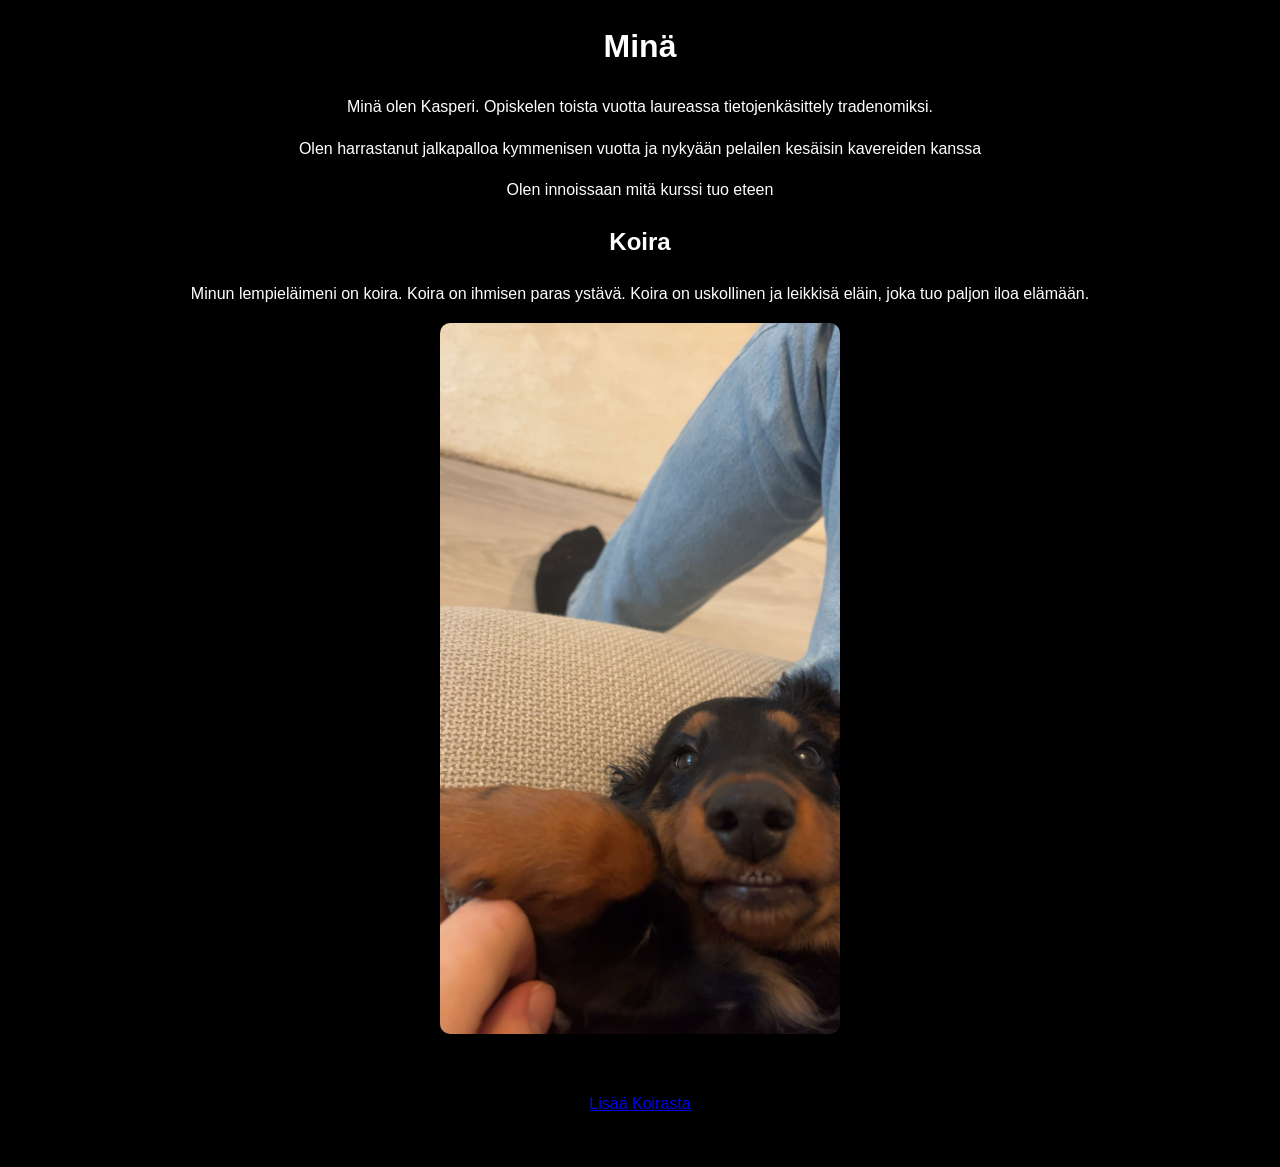
<file: WS01_html_basics/Index.html>
<!DOCTYPE html>
<html lang="fi">
    <head>
        <link rel="stylesheet" href="styles.css">
        <meta charset="UTF-8">
        <title>Lempieläimeni</title>
        </head>
    <body>
        <h1>Minä</h1>
        <p>Minä olen Kasperi. Opiskelen toista vuotta laureassa tietojenkäsittely tradenomiksi.</p>
        <p> Olen harrastanut jalkapalloa kymmenisen vuotta ja nykyään pelailen kesäisin kavereiden kanssa</p>
        <p> Olen innoissaan mitä kurssi tuo eteen</p>
        <h2>Koira</h2>

        <p>Minun lempieläimeni on koira. Koira on ihmisen paras ystävä. Koira on uskollinen ja leikkisä eläin, joka tuo paljon iloa elämään.</p>
        <img src="IMG_3384.jpg" alt="Oma Koira">
        <div class="linkki">
        <a href="https://fi.wikipedia.org/wiki/Koira">Lisää Koirasta

        </a>
        </div>


    </body>
</html>
</file>
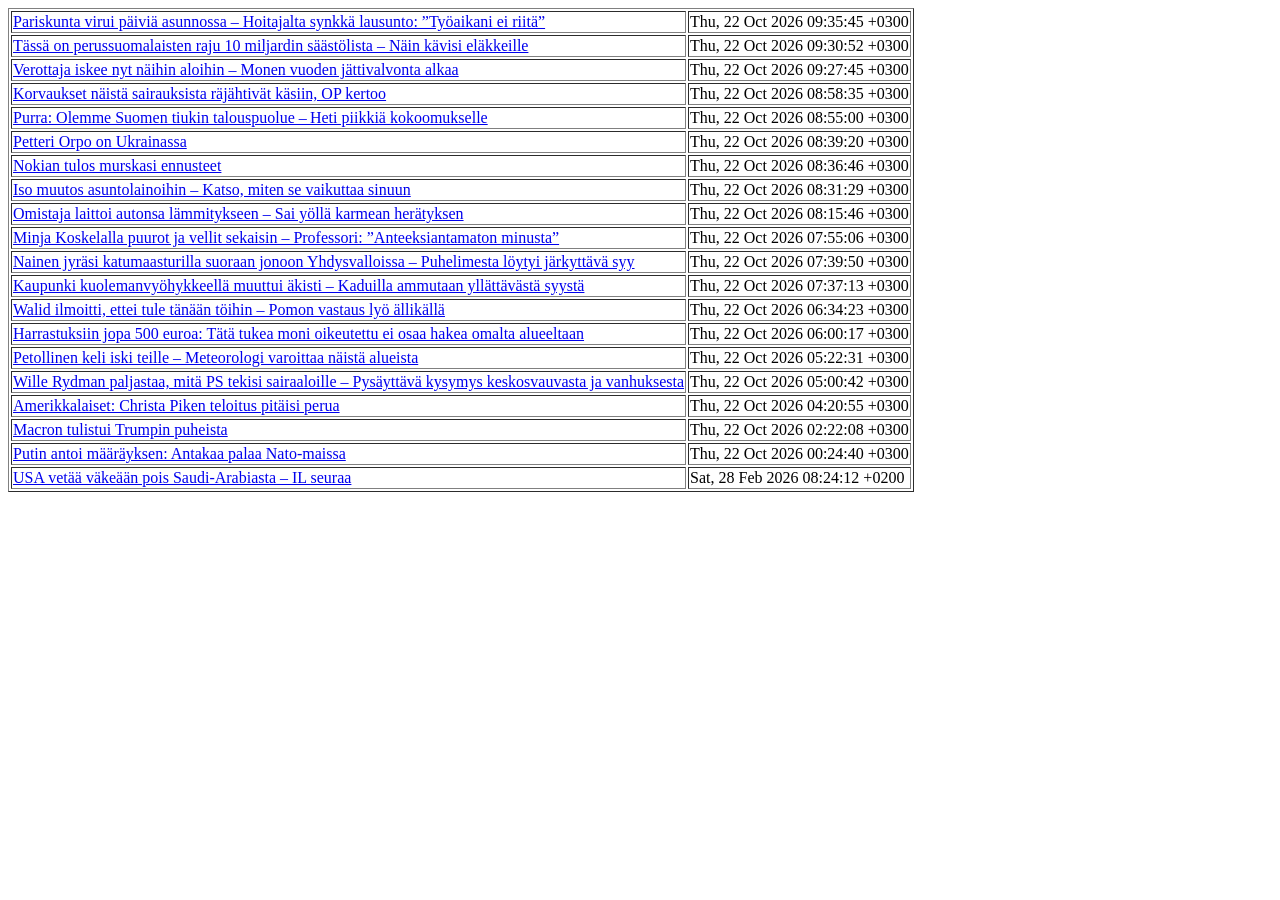
<file: WS07_AJAX/tuntiharjoitus/index.html>
<!DOCTYPE html>
<html lang="en">

<head>
    <meta charset="UTF-8">
    <title>Quotes</title>
</head>

<body>
    <h1>Quotes</h1>
    <div id="Quotes"></div>
    <div id="weatherdata">Haetaan säätietoja…</div>
    
    <div id="weatherdata">Haetaan säätietoja…</div>
    <script src="ajaxdemo-iltalehti.js"></script>

</body>



</html>
</file>
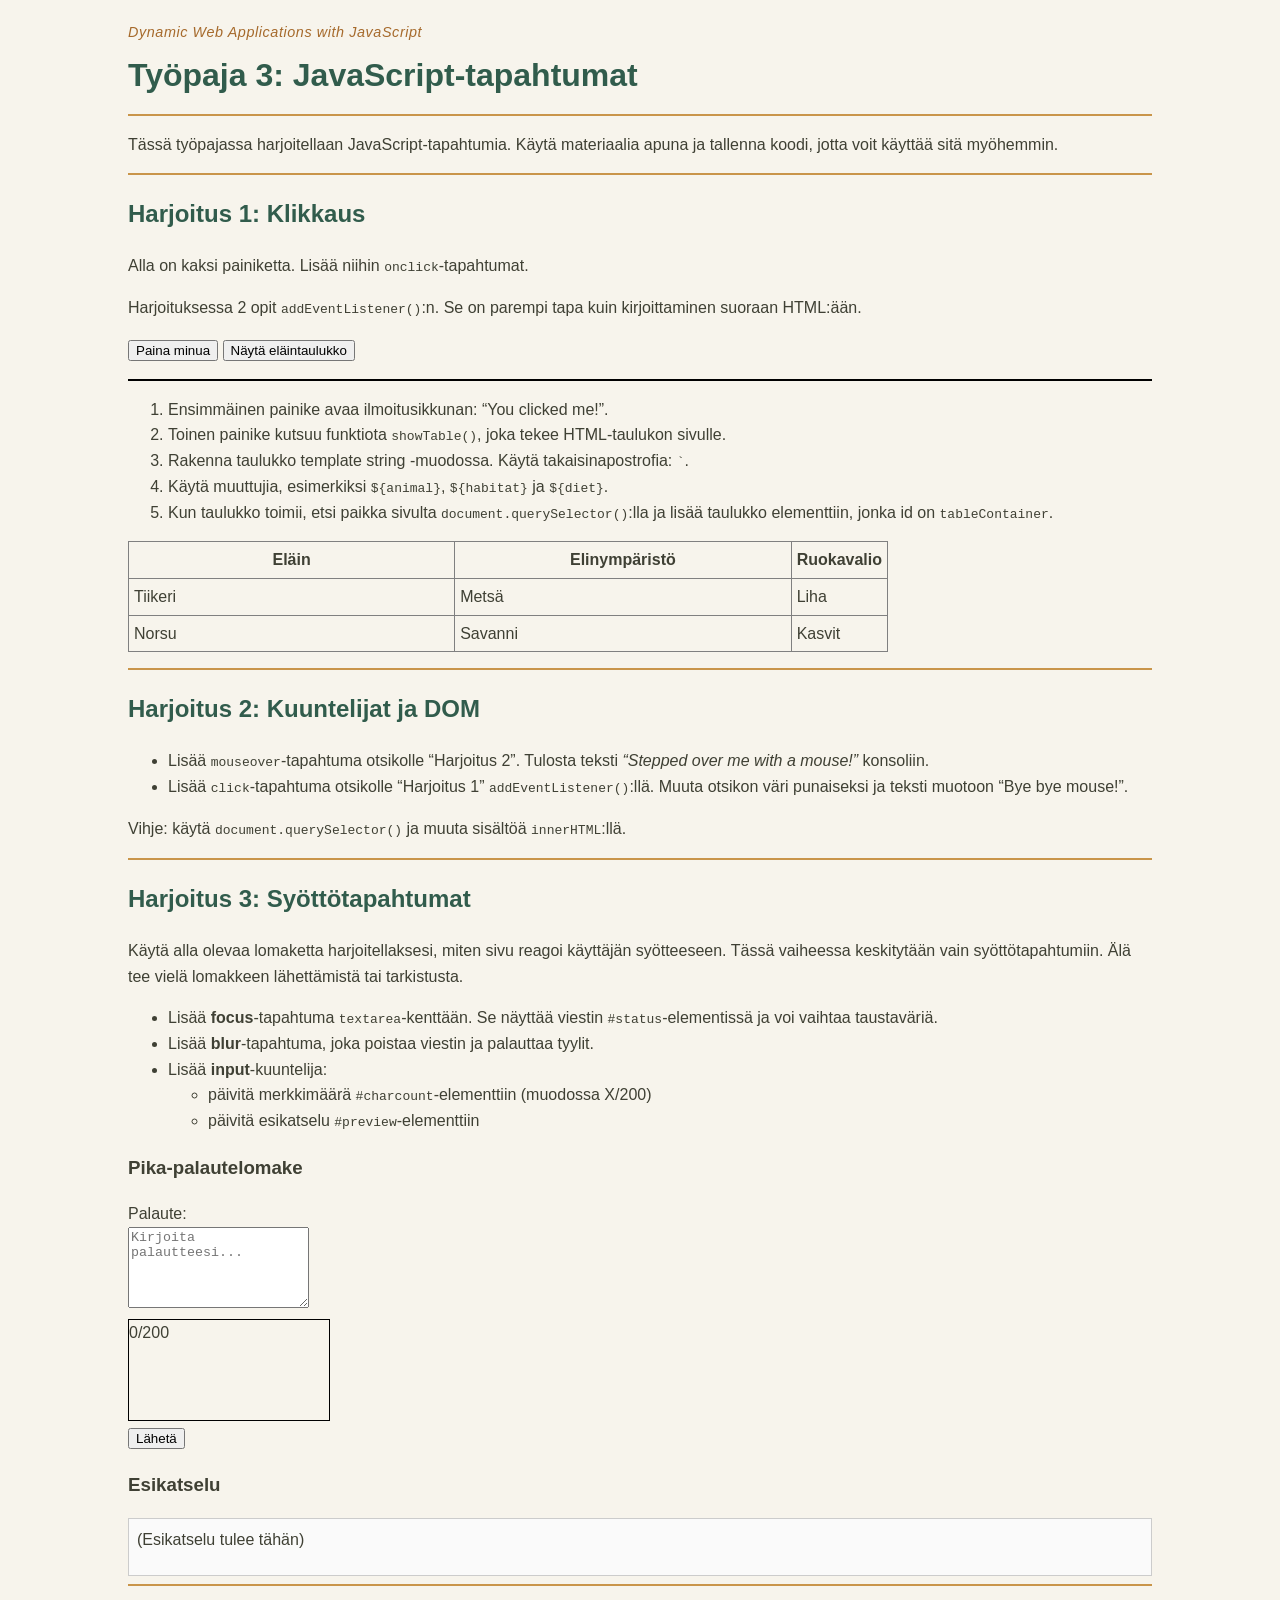
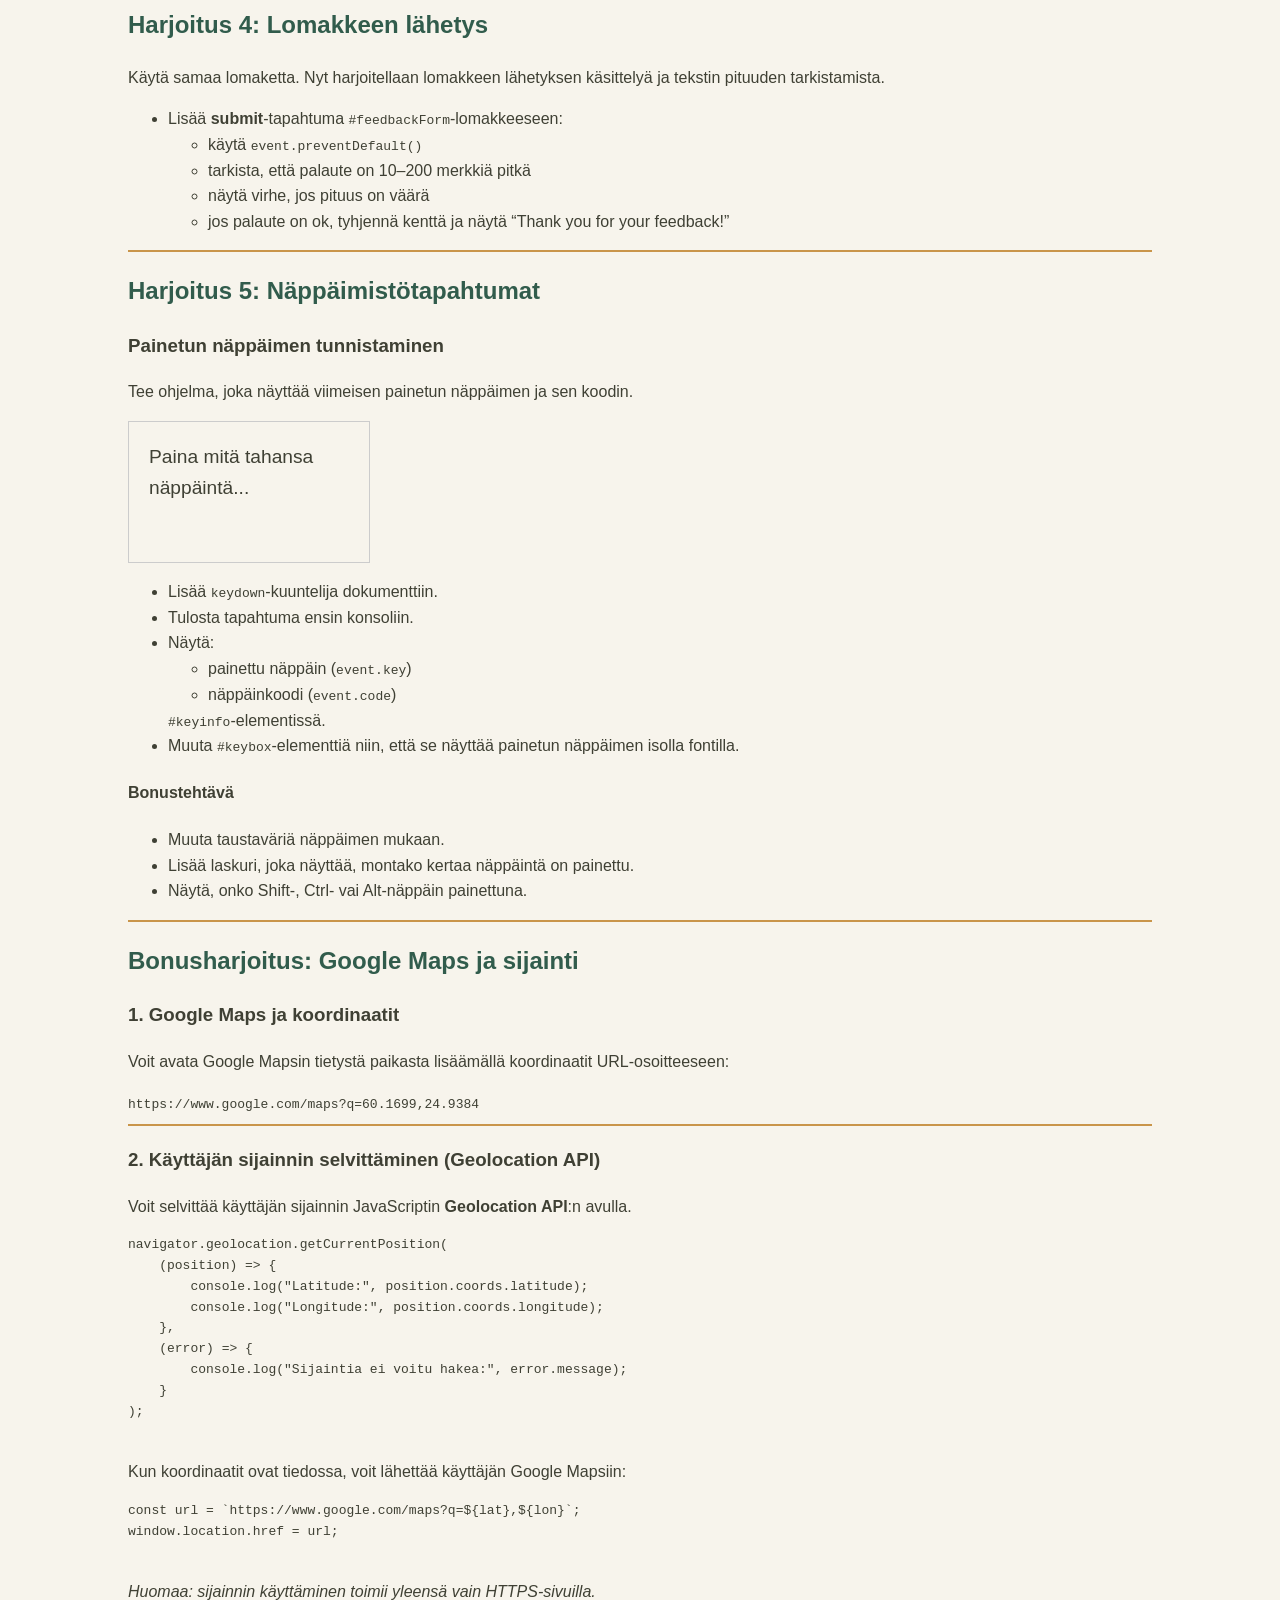
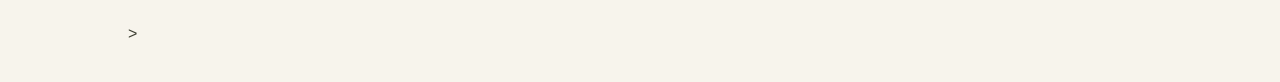
<file: WS03_javascript/Workshop03-Fin.html>
<!DOCTYPE html>
<html lang="fi">
<head>
    <meta charset="utf-8">
    <title>Työpaja 3</title>
    <link rel="stylesheet" href="css/styles.css">
    <script src="js/script.js" defer></script>
</head>

<body class="ws3">
    <h1>Työpaja 3: JavaScript-tapahtumat</h1>
    <hr>
    <p>
        Tässä työpajassa harjoitellaan JavaScript-tapahtumia.
        Käytä materiaalia apuna ja tallenna koodi, jotta voit käyttää sitä myöhemmin.
    </p>
    <hr>

    <!-- Harjoitus 1 -->
    <h2 id="harjoitus1">Harjoitus 1: Klikkaus</h2>
    <p>Alla on kaksi painiketta. Lisää niihin <code>onclick</code>-tapahtumat.</p>
    <p>Harjoituksessa 2 opit <code>addEventListener()</code>:n. Se on parempi tapa kuin kirjoittaminen suoraan HTML:ään.</p>

    <p>
        <button id="klikkasitMinua">Paina minua</button>
        <button id="naytaElaintaulukko">Näytä eläintaulukko</button>
    </p>

    <div id="tableContainer"></div>

    <ol>
        <li>Ensimmäinen painike avaa ilmoitusikkunan: “You clicked me!”.</li>
        <li>Toinen painike kutsuu funktiota <code>showTable()</code>, joka tekee HTML-taulukon sivulle.</li>
        <li>Rakenna taulukko template string -muodossa. Käytä takaisinapostrofia: <code>`</code>.</li>
        <li>Käytä muuttujia, esimerkiksi <code>${animal}</code>, <code>${habitat}</code> ja <code>${diet}</code>.</li>
        <li>Kun taulukko toimii, etsi paikka sivulta <code>document.querySelector()</code>:lla ja lisää taulukko elementtiin, jonka id on <code>tableContainer</code>.</li>
    </ol>

    <table id="example" class="display">
        <thead>
            <tr>
                <th>Eläin</th>
                <th>Elinympäristö</th>
                <th>Ruokavalio</th>
            </tr>
        </thead>
        <tbody>
            <tr>
                <td>Tiikeri</td>
                <td>Metsä</td>
                <td>Liha</td>
            </tr>
            <tr>
                <td>Norsu</td>
                <td>Savanni</td>
                <td>Kasvit</td>
            </tr>
        </tbody>
    </table>


    <hr>

    <!-- Harjoitus 2 -->
    <h2 id="harjoitus2">Harjoitus 2: Kuuntelijat ja DOM</h2>
    <ul>
        <li>Lisää <code>mouseover</code>-tapahtuma otsikolle “Harjoitus 2”. Tulosta teksti <em>“Stepped over me with a mouse!”</em> konsoliin.</li>
        <li>Lisää <code>click</code>-tapahtuma otsikolle “Harjoitus 1” <code>addEventListener()</code>:llä. Muuta otsikon väri punaiseksi ja teksti muotoon “Bye bye mouse!”.</li>
    </ul>
    <p>Vihje: käytä <code>document.querySelector()</code> ja muuta sisältöä <code>innerHTML</code>:llä.</p>

    <hr>

    <!-- Harjoitus 3 -->
    <h2>Harjoitus 3: Syöttötapahtumat</h2>
    <p>
        Käytä alla olevaa lomaketta harjoitellaksesi, miten sivu reagoi käyttäjän syötteeseen.
        Tässä vaiheessa keskitytään vain syöttötapahtumiin. Älä tee vielä lomakkeen lähettämistä tai tarkistusta.
    </p>

    <ul>
        <li>Lisää <strong>focus</strong>-tapahtuma <code>textarea</code>-kenttään. Se näyttää viestin <code>#status</code>-elementissä ja voi vaihtaa taustaväriä.</li>
        <li>Lisää <strong>blur</strong>-tapahtuma, joka poistaa viestin ja palauttaa tyylit.</li>
        <li>Lisää <strong>input</strong>-kuuntelija:
            <ul>
                <li>päivitä merkkimäärä <code>#charcount</code>-elementtiin (muodossa X/200)</li>
                <li>päivitä esikatselu <code>#preview</code>-elementtiin</li>
            </ul>
        </li>
    </ul>

    <h3>Pika-palautelomake</h3>

    <form id="feedbackForm" novalidate>
        <label for="feedback">Palaute:</label><br>
        <textarea id="feedback" placeholder="Kirjoita palautteesi..." rows="5"></textarea><br>

        <div style="margin: 4px 0;">
            <span id="charcount">0/200</span>
            <span id="status" aria-live="polite" style="margin-left: 8px; color: #666;"></span>
        </div>

        <button id="sendBtn" type="submit">Lähetä</button>
    </form>

    <h3>Esikatselu</h3>
    <div id="preview" style="border: 1px solid #ccc; padding: 8px; min-height: 40px; background: #fafafa;">
        (Esikatselu tulee tähän)
    </div>

    <hr>

    <!-- Harjoitus 4 -->
    <h2>Harjoitus 4: Lomakkeen lähetys</h2>
    <p>
        Käytä samaa lomaketta. Nyt harjoitellaan lomakkeen lähetyksen käsittelyä ja tekstin pituuden tarkistamista.
    </p>

    <ul>
        <li>Lisää <strong>submit</strong>-tapahtuma <code>#feedbackForm</code>-lomakkeeseen:
            <ul>
                <li>käytä <code>event.preventDefault()</code></li>
                <li>tarkista, että palaute on 10–200 merkkiä pitkä</li>
                <li>näytä virhe, jos pituus on väärä</li>
                <li>jos palaute on ok, tyhjennä kenttä ja näytä “Thank you for your feedback!”</li>
            </ul>
        </li>
    </ul>

    <hr>

    <!-- Harjoitus 5 -->
    <h2>Harjoitus 5: Näppäimistötapahtumat</h2>

    <h3>Painetun näppäimen tunnistaminen</h3>

    <p>
        Tee ohjelma, joka näyttää viimeisen painetun näppäimen ja sen koodin.
    </p>

    <div id="keybox" style="padding: 20px; border: 1px solid #ccc; font-size: 1.2em;">
        Paina mitä tahansa näppäintä...
    </div>

    <p id="keyinfo"></p>

    <ul>
        <li>Lisää <code>keydown</code>-kuuntelija dokumenttiin.</li>
        <li>Tulosta tapahtuma ensin konsoliin.</li>
        <li>Näytä:
            <ul>
                <li>painettu näppäin (<code>event.key</code>)</li>
                <li>näppäinkoodi (<code>event.code</code>)</li>
            </ul>
            <code>#keyinfo</code>-elementissä.
        </li>
        <li>
            Muuta <code>#keybox</code>-elementtiä niin, että se näyttää painetun näppäimen isolla fontilla.
        </li>
    </ul>

    <h4>Bonustehtävä</h4>
    <ul>
        <li>Muuta taustaväriä näppäimen mukaan.</li>
        <li>Lisää laskuri, joka näyttää, montako kertaa näppäintä on painettu.</li>
        <li>Näytä, onko Shift-, Ctrl- vai Alt-näppäin painettuna.</li>
    </ul>

    <hr>

    <!-- Bonusharjoitus -->
    <h2>Bonusharjoitus: Google Maps ja sijainti</h2>

    <h3>1. Google Maps ja koordinaatit</h3>
    <p>
        Voit avata Google Mapsin tietystä paikasta lisäämällä koordinaatit URL-osoitteeseen:
    </p>
    <code>https://www.google.com/maps?q=60.1699,24.9384</code>

    <hr>

    <h3>2. Käyttäjän sijainnin selvittäminen (Geolocation API)</h3>
    <p>
        Voit selvittää käyttäjän sijainnin JavaScriptin <strong>Geolocation API</strong>:n avulla.
    </p>

    <pre>
navigator.geolocation.getCurrentPosition(
    (position) => {
        console.log("Latitude:", position.coords.latitude);
        console.log("Longitude:", position.coords.longitude);
    },
    (error) => {
        console.log("Sijaintia ei voitu hakea:", error.message);
    }
);
    </pre>

    <p>Kun koordinaatit ovat tiedossa, voit lähettää käyttäjän Google Mapsiin:</p>

    <pre>
const url = `https://www.google.com/maps?q=${lat},${lon}`;
window.location.href = url;
    </pre>

    <p><em>Huomaa: sijainnin käyttäminen toimii yleensä vain HTTPS-sivuilla.</em></p>

</body>
</html>
>
</file>
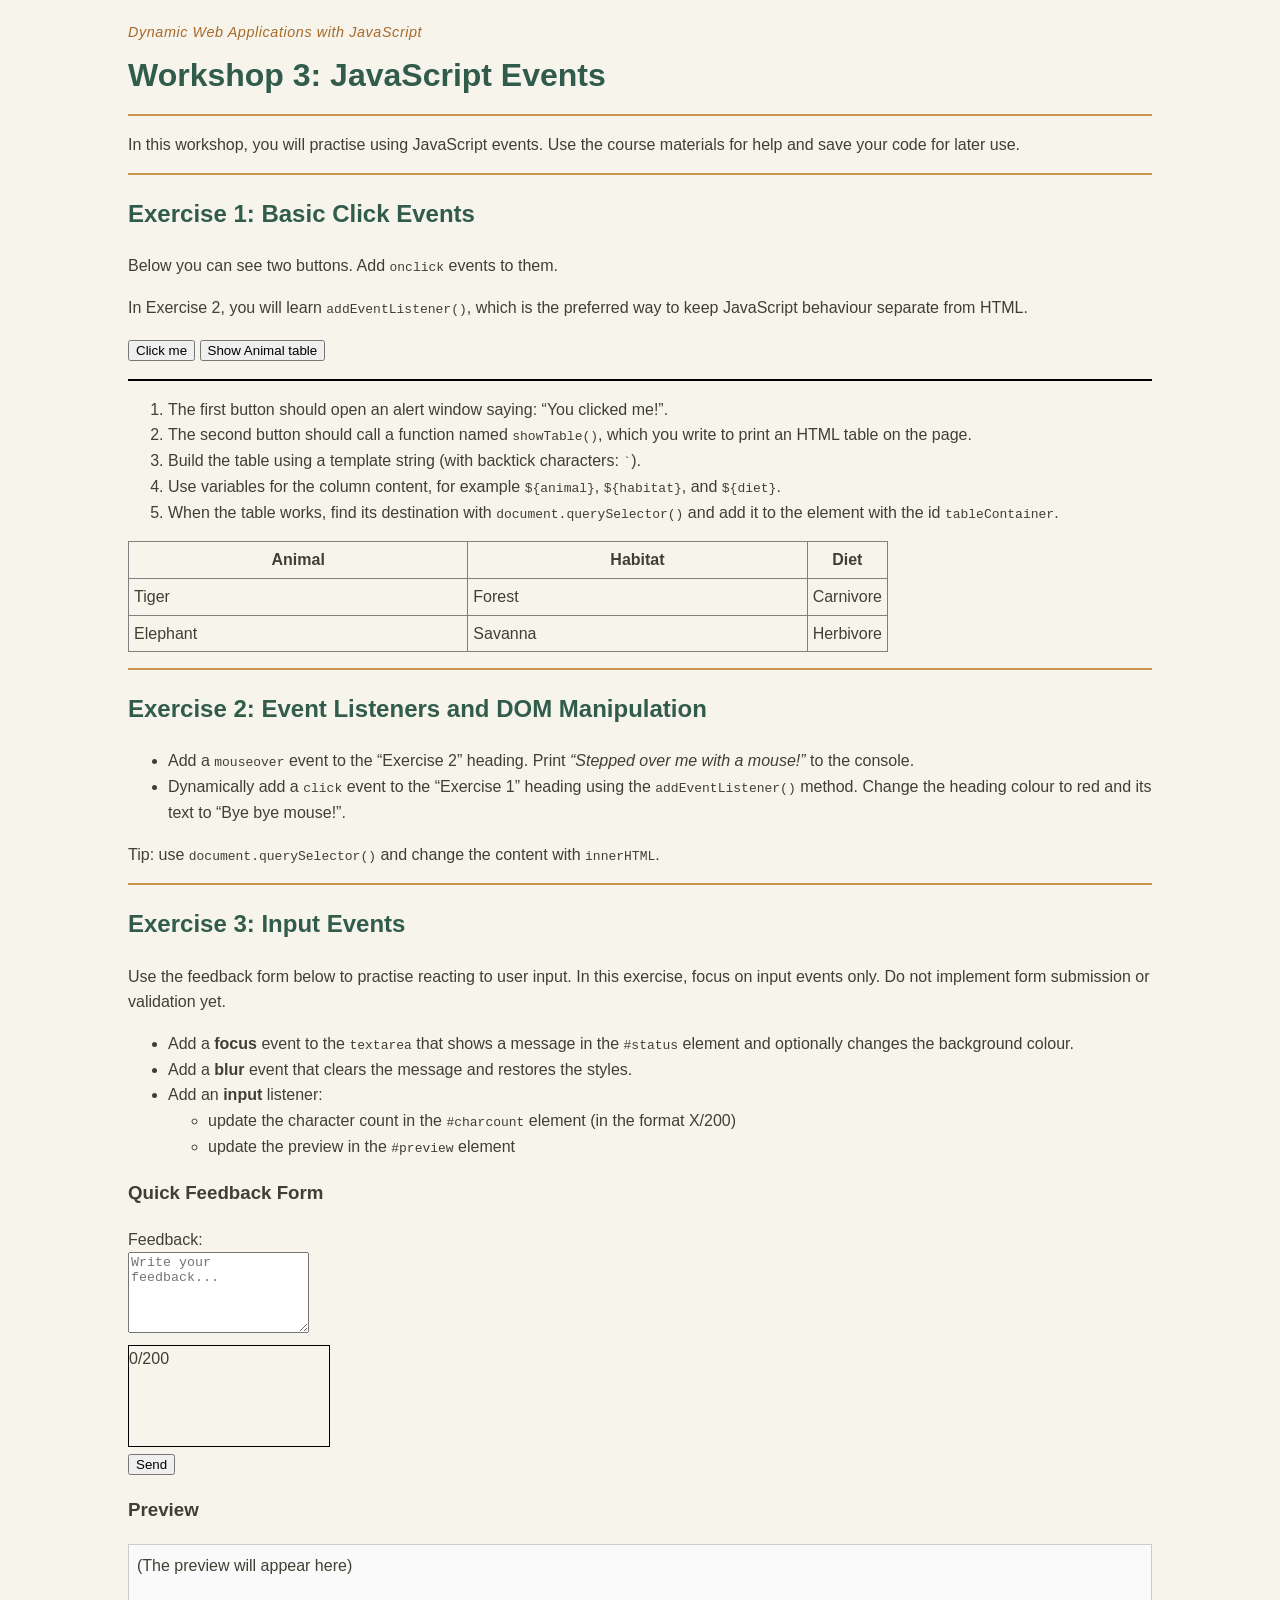
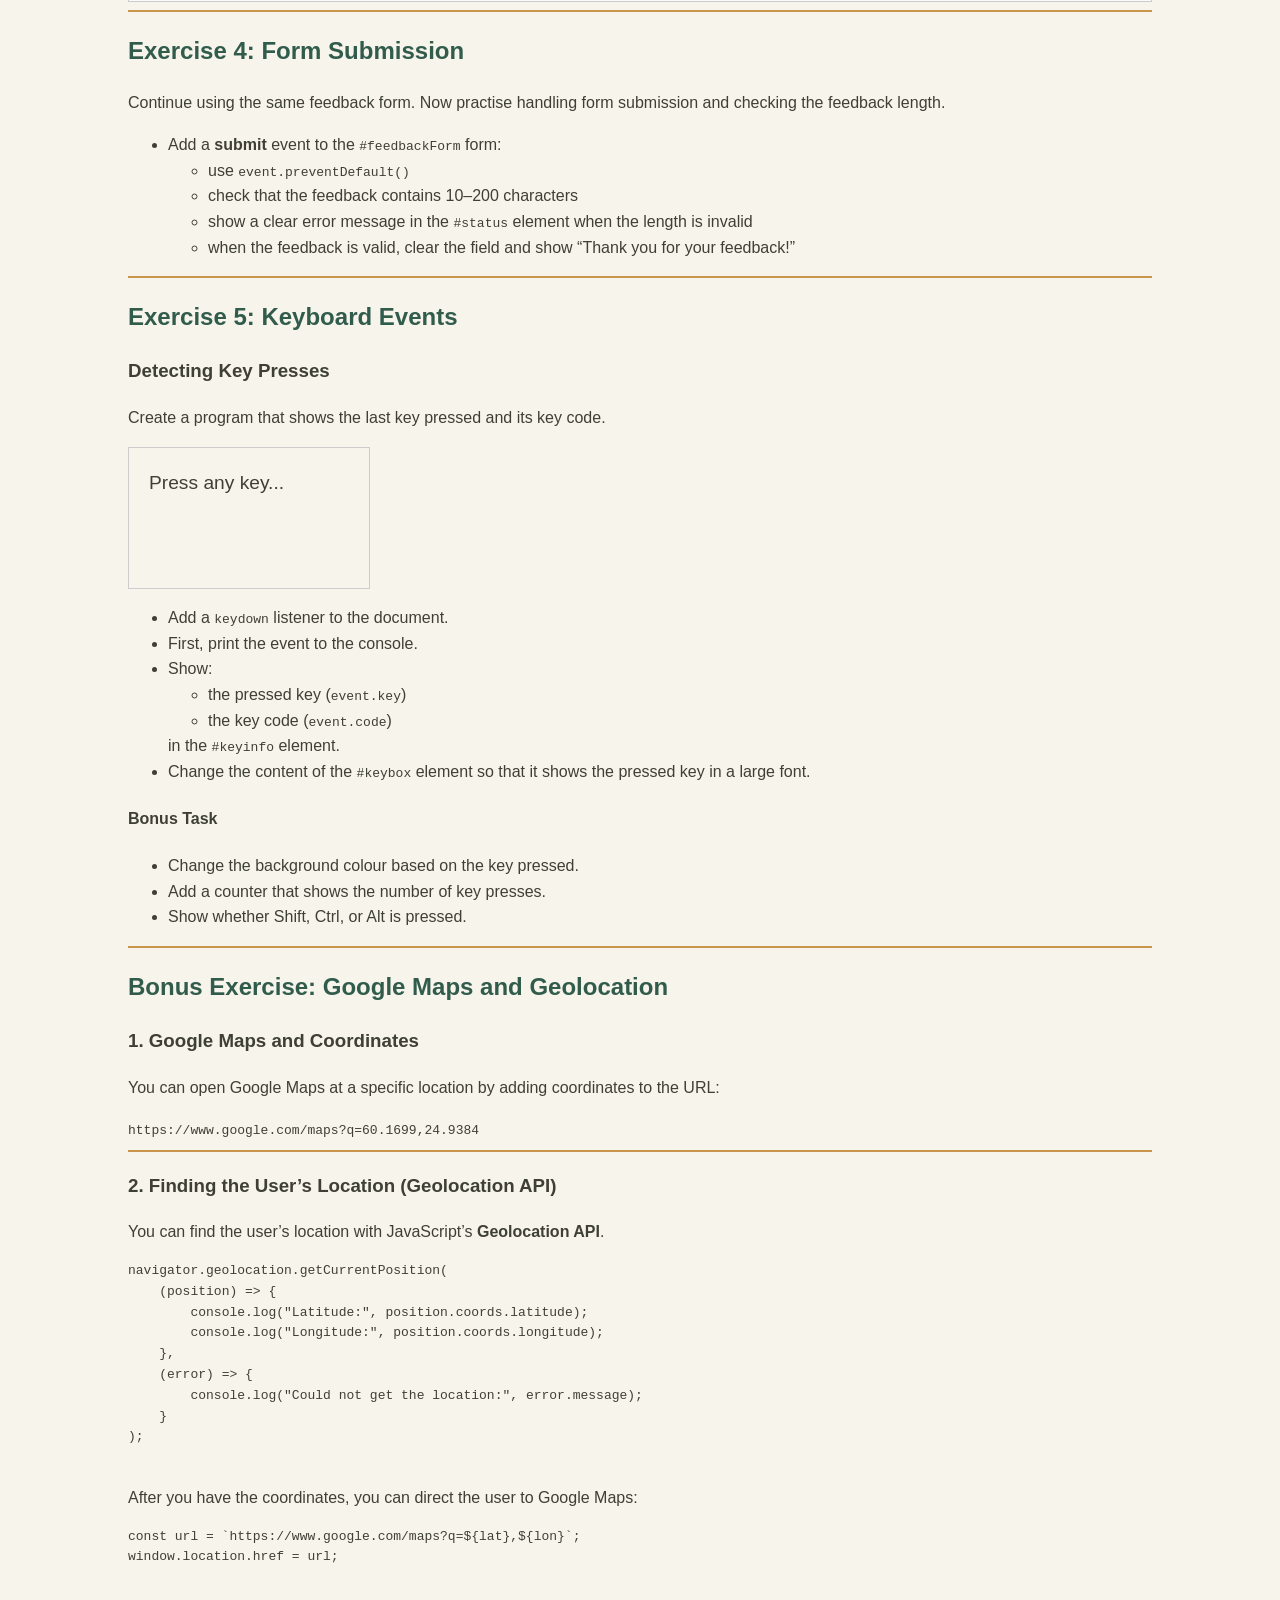
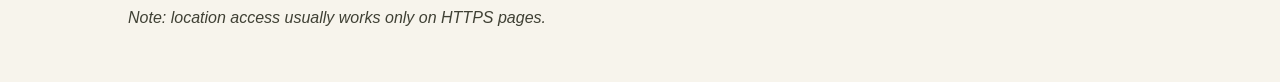
<file: WS03_javascript/Workshop03.html>
<!DOCTYPE html>
<html lang="en">
<head>
    <meta charset="utf-8">
    <title>Workshop 3</title>
    <link rel="stylesheet" href="css/styles.css">
    <script src="js/script.js" defer></script>
</head>

<body class="ws3">
    <h1>Workshop 3: JavaScript Events</h1>
    <hr>
    <p>
        In this workshop, you will practise using JavaScript events.
        Use the course materials for help and save your code for later use.
    </p>
    <hr>

    <!-- Exercise 1 -->
    <h2>Exercise 1: Basic Click Events</h2>
    <p>Below you can see two buttons. Add <code>onclick</code> events to them.</p>
    <p>In Exercise 2, you will learn <code>addEventListener()</code>, which is the preferred way to keep JavaScript behaviour separate from HTML.</p>

    <p>
        <button>Click me</button>
        <button>Show Animal table</button>
    </p>

    <div id="tableContainer"></div>

    <ol>
        <li>The first button should open an alert window saying: “You clicked me!”.</li>
        <li>The second button should call a function named <code>showTable()</code>, which you write to print an HTML table on the page.</li>
        <li>Build the table using a template string (with backtick characters: <code>`</code>).</li>
        <li>Use variables for the column content, for example <code>${animal}</code>, <code>${habitat}</code>, and <code>${diet}</code>.</li>
        <li>When the table works, find its destination with <code>document.querySelector()</code> and add it to the element with the id <code>tableContainer</code>.</li>
    </ol>

    <table id="example" class="display">
        <thead>
            <tr>
                <th>Animal</th>
                <th>Habitat</th>
                <th>Diet</th>
            </tr>
        </thead>
        <tbody>
            <tr>
                <td>Tiger</td>
                <td>Forest</td>
                <td>Carnivore</td>
            </tr>
            <tr>
                <td>Elephant</td>
                <td>Savanna</td>
                <td>Herbivore</td>
            </tr>
        </tbody>
    </table>

    <hr>

    <!-- Exercise 2 -->
    <h2>Exercise 2: Event Listeners and DOM Manipulation</h2>
    <ul>
        <li>Add a <code>mouseover</code> event to the “Exercise 2” heading. Print <em>“Stepped over me with a mouse!”</em> to the console.</li>
        <li>Dynamically add a <code>click</code> event to the “Exercise 1” heading using the <code>addEventListener()</code> method. Change the heading colour to red and its text to “Bye bye mouse!”.</li>
    </ul>
    <p>Tip: use <code>document.querySelector()</code> and change the content with <code>innerHTML</code>.</p>

    <hr>

    <!-- Exercise 3 -->
    <h2>Exercise 3: Input Events</h2>
    <p>
        Use the feedback form below to practise reacting to user input.
        In this exercise, focus on input events only. Do not implement form submission or validation yet.
    </p>

    <ul>
        <li>Add a <strong>focus</strong> event to the <code>textarea</code> that shows a message in the <code>#status</code> element and optionally changes the background colour.</li>
        <li>Add a <strong>blur</strong> event that clears the message and restores the styles.</li>
        <li>Add an <strong>input</strong> listener:
            <ul>
                <li>update the character count in the <code>#charcount</code> element (in the format X/200)</li>
                <li>update the preview in the <code>#preview</code> element</li>
            </ul>
        </li>
    </ul>

    <h3>Quick Feedback Form</h3>

    <form id="feedbackForm" novalidate>
        <label for="feedback">Feedback:</label><br>
        <textarea id="feedback" placeholder="Write your feedback..." rows="5"></textarea><br>

        <div style="margin: 4px 0;">
            <span id="charcount">0/200</span>
            <span id="status" aria-live="polite" style="margin-left: 8px; color: #666;"></span>
        </div>

        <button id="sendBtn" type="submit">Send</button>
    </form>

    <h3>Preview</h3>
    <div id="preview" style="border: 1px solid #ccc; padding: 8px; min-height: 40px; background: #fafafa;">
        (The preview will appear here)
    </div>

    <hr>

    <!-- Exercise 4 -->
    <h2>Exercise 4: Form Submission</h2>
    <p>
        Continue using the same feedback form. Now practise handling form submission and checking the feedback length.
    </p>

    <ul>
        <li>Add a <strong>submit</strong> event to the <code>#feedbackForm</code> form:
            <ul>
                <li>use <code>event.preventDefault()</code></li>
                <li>check that the feedback contains 10–200 characters</li>
                <li>show a clear error message in the <code>#status</code> element when the length is invalid</li>
                <li>when the feedback is valid, clear the field and show “Thank you for your feedback!”</li>
            </ul>
        </li>
    </ul>

    <hr>

    <!-- Exercise 5 -->
    <h2>Exercise 5: Keyboard Events</h2>

    <h3>Detecting Key Presses</h3>

    <p>
        Create a program that shows the last key pressed and its key code.
    </p>

    <div id="keybox" style="padding: 20px; border: 1px solid #ccc; font-size: 1.2em;">
        Press any key...
    </div>

    <p id="keyinfo"></p>

    <ul>
        <li>Add a <code>keydown</code> listener to the document.</li>
        <li>First, print the event to the console.</li>
        <li>Show:
            <ul>
                <li>the pressed key (<code>event.key</code>)</li>
                <li>the key code (<code>event.code</code>)</li>
            </ul>
            in the <code>#keyinfo</code> element.
        </li>
        <li>
            Change the content of the <code>#keybox</code> element so that it shows the pressed key in a large font.
        </li>
    </ul>

    <h4>Bonus Task</h4>
    <ul>
        <li>Change the background colour based on the key pressed.</li>
        <li>Add a counter that shows the number of key presses.</li>
        <li>Show whether Shift, Ctrl, or Alt is pressed.</li>
    </ul>

    <hr>

    <!-- Bonus Exercise -->
    <h2>Bonus Exercise: Google Maps and Geolocation</h2>

    <h3>1. Google Maps and Coordinates</h3>
    <p>
        You can open Google Maps at a specific location by adding coordinates to the URL:
    </p>
    <code>https://www.google.com/maps?q=60.1699,24.9384</code>

    <hr>

    <h3>2. Finding the User’s Location (Geolocation API)</h3>
    <p>
        You can find the user’s location with JavaScript’s <strong>Geolocation API</strong>.
    </p>

    <pre>
navigator.geolocation.getCurrentPosition(
    (position) => {
        console.log("Latitude:", position.coords.latitude);
        console.log("Longitude:", position.coords.longitude);
    },
    (error) => {
        console.log("Could not get the location:", error.message);
    }
);
    </pre>

    <p>After you have the coordinates, you can direct the user to Google Maps:</p>

    <pre>
const url = `https://www.google.com/maps?q=${lat},${lon}`;
window.location.href = url;
    </pre>

    <p><em>Note: location access usually works only on HTTPS pages.</em></p>

</body>
</html>
</file>
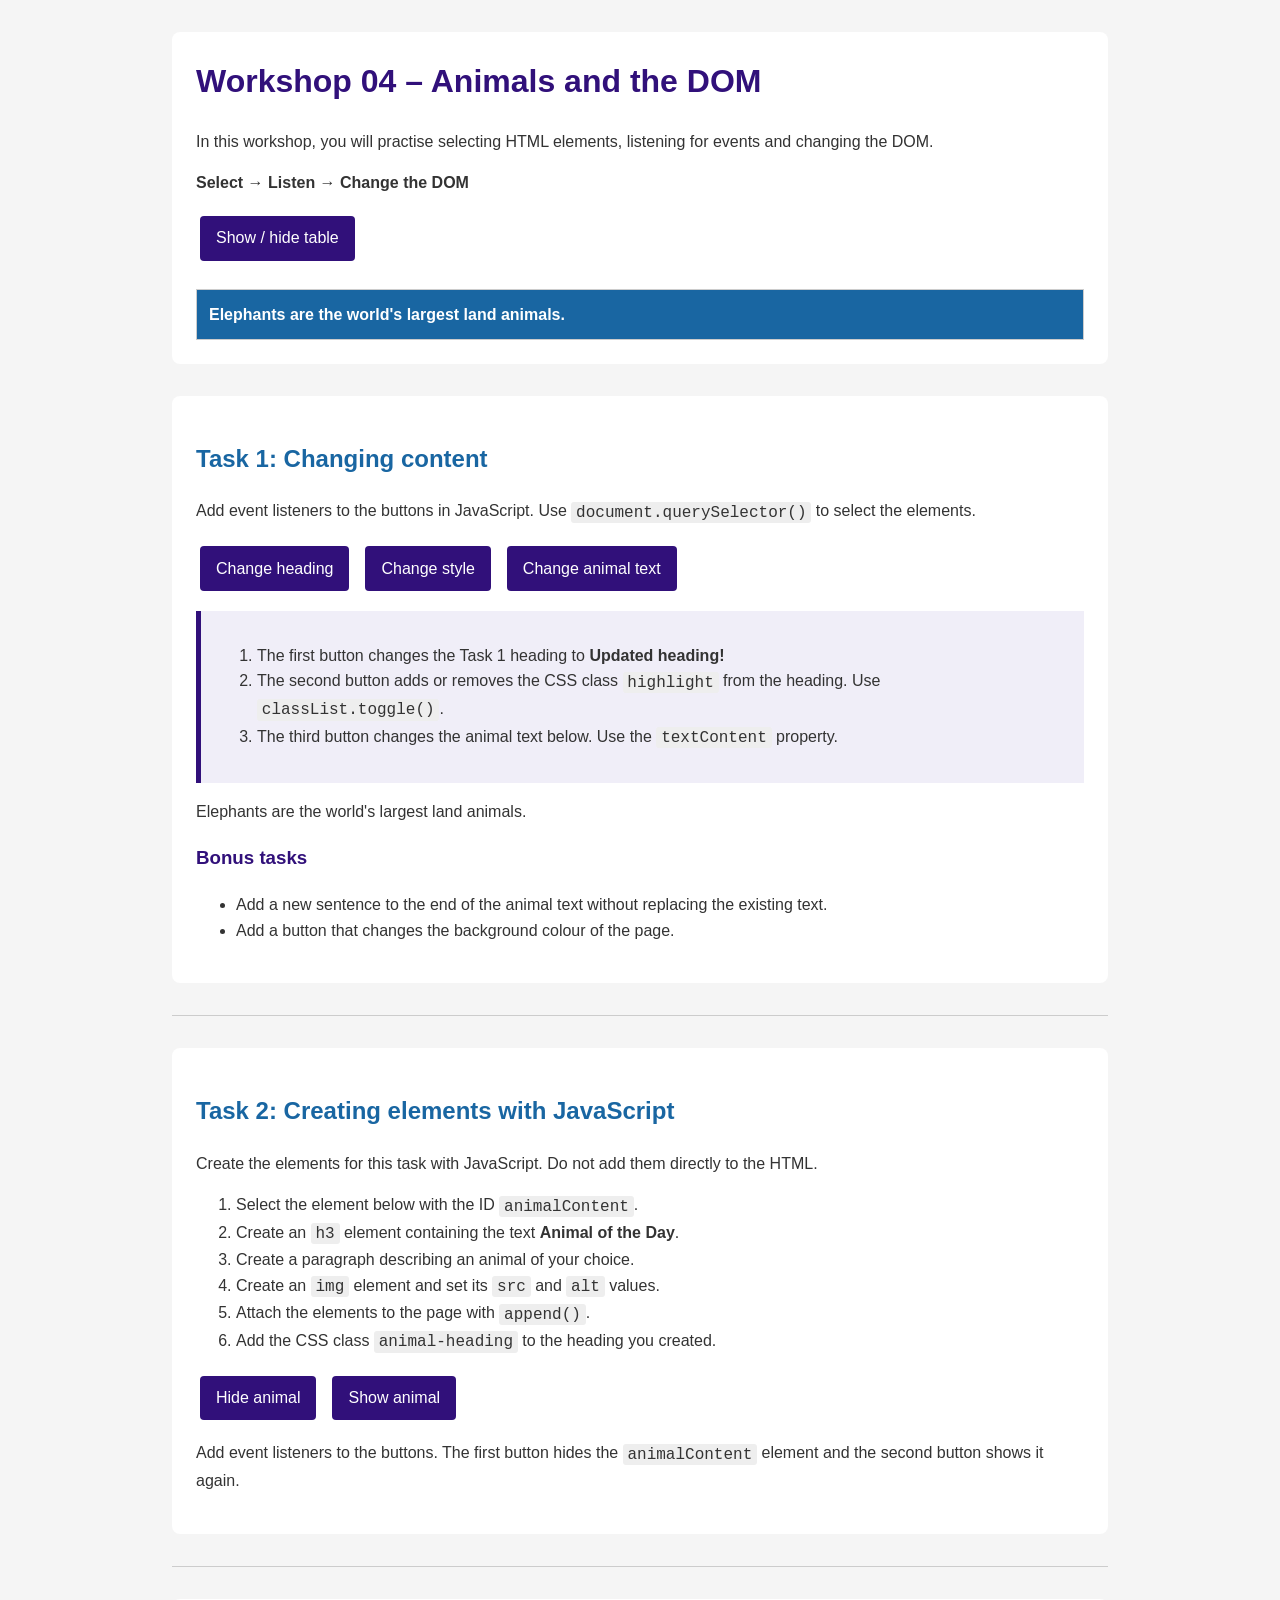
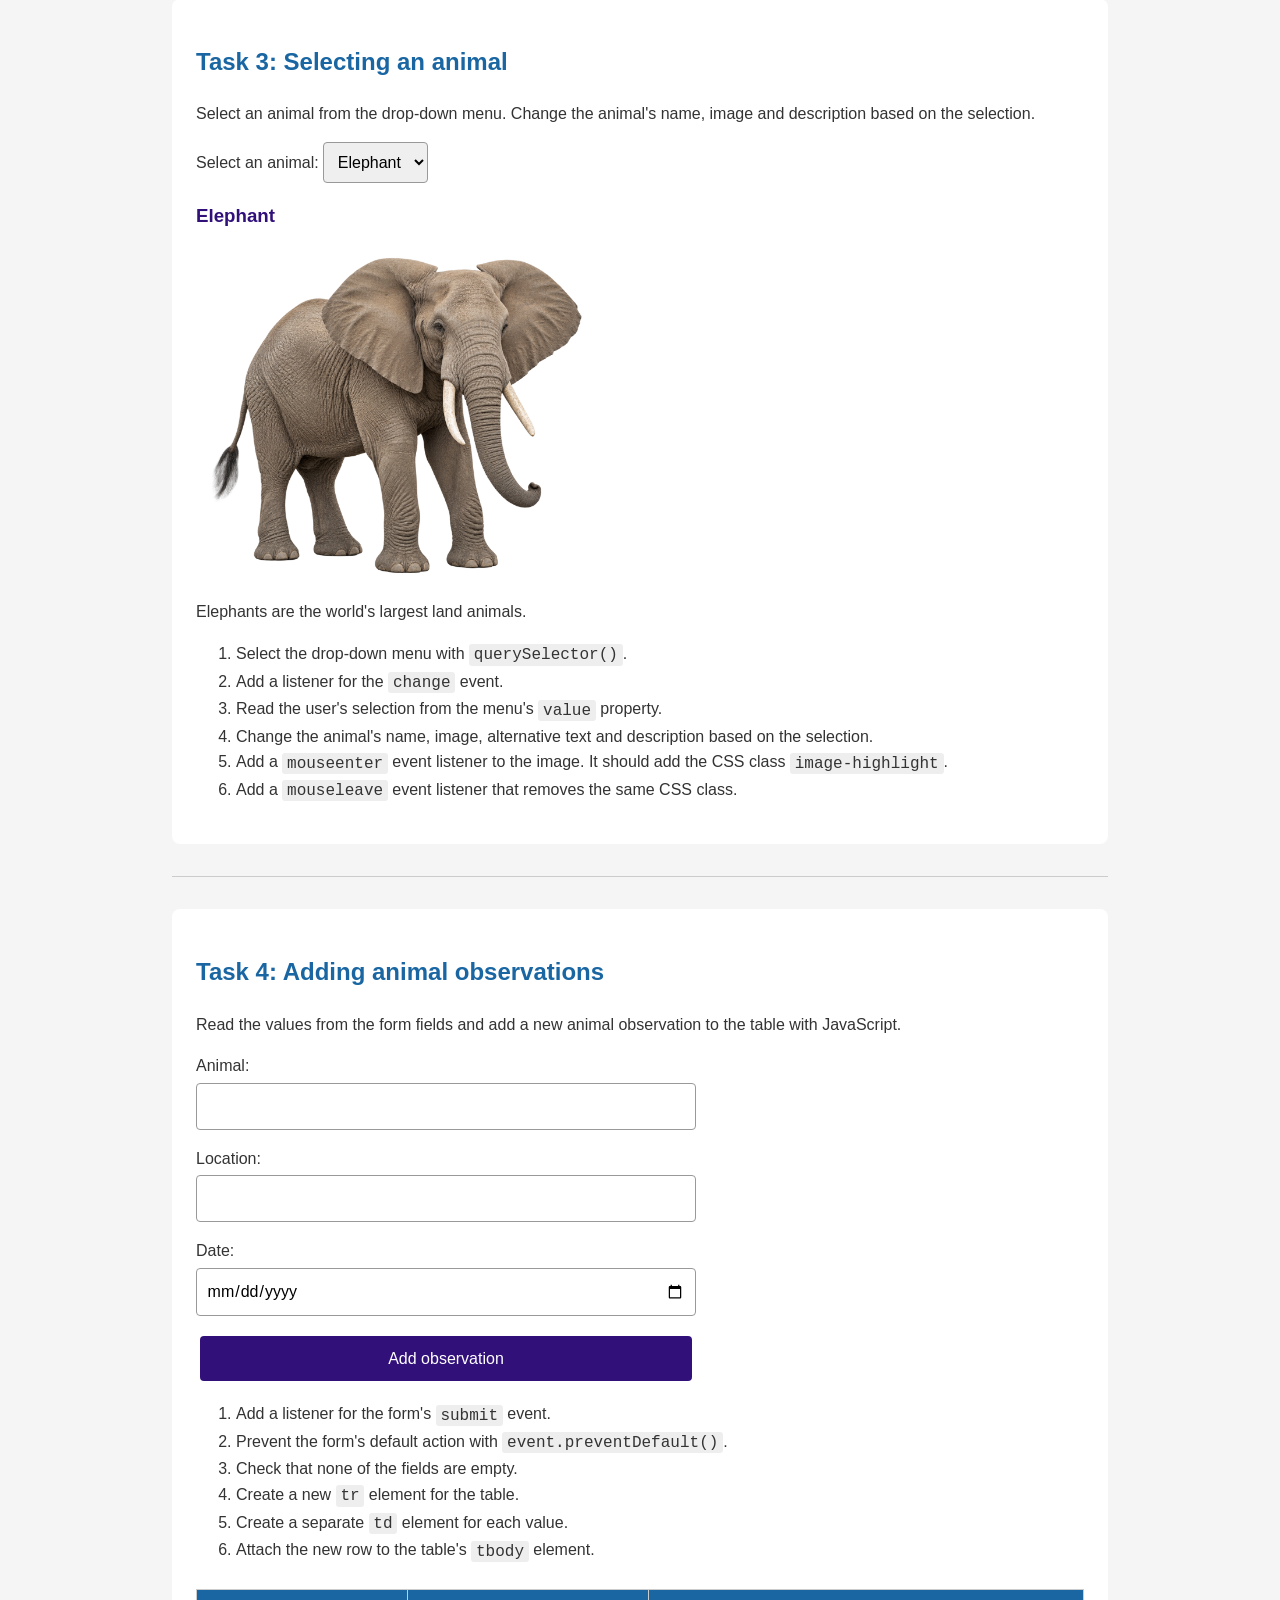
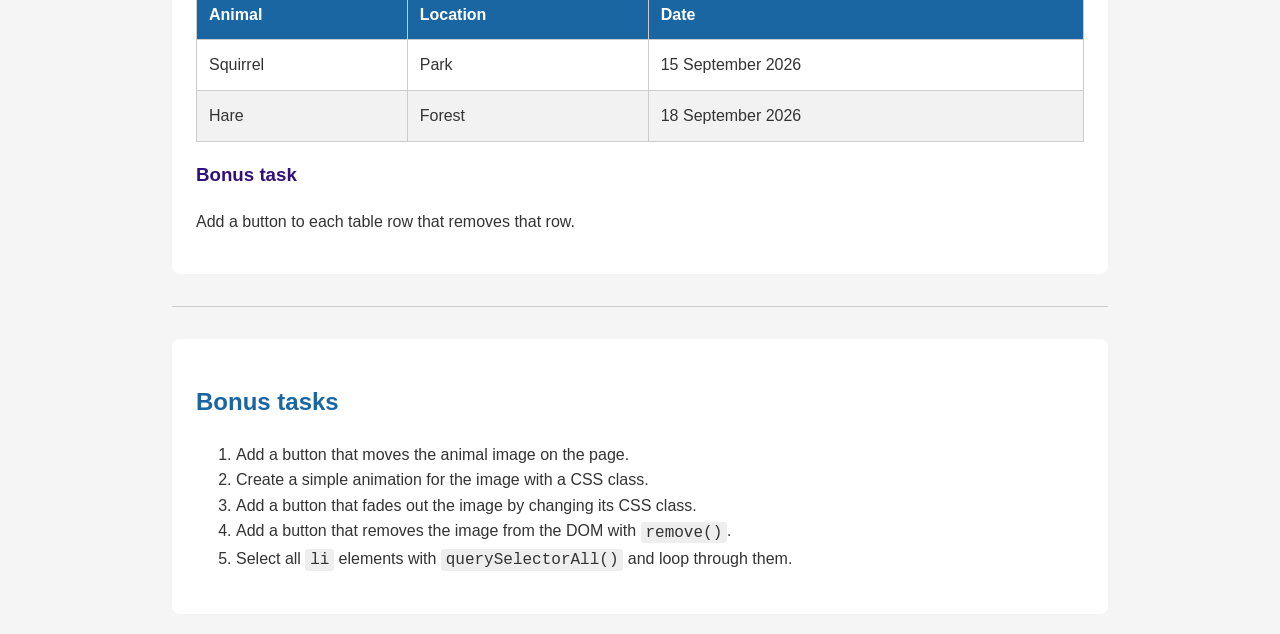
<file: WS04_DOM/workshop4-EN.html>
<!DOCTYPE html>
<html lang="en">

<head>
    <meta charset="UTF-8">
    <meta name="viewport" content="width=device-width, initial-scale=1.0">

    <title>Workshop 04 – DOM Scripting</title>

    <link rel="stylesheet" href="css/styles.css">
    <script src="js/script.js" defer></script>
</head>

<body>
    <header>
        <h1 id="mainHeading">Workshop 04 – Animals and the DOM</h1>

        <p>
            In this workshop, you will practise selecting HTML elements,
            listening for events and changing the DOM.
        </p>

        <p>
            <strong>Select → Listen → Change the DOM</strong>
        </p>

        <button id="animalButton">Show / hide table</button>

<table id="animalTable">
     <thead>
        <tr>
            <th>Elephants are the world's
                largest land animals.</th>
          
        </tr>
    </thead>

     
</table>


    </header>

    <main>
        <!-- TASK 1 -->
        <section>
            <h2 id="taskOneHeading">Task 1: Changing content</h2>

            <p>
                Add event listeners to the buttons in JavaScript.
                Use <code>document.querySelector()</code> to select the elements.
            </p>

            <div class="buttons">
                <button id="changeHeadingButton">
                    Change heading
                </button>

                <button id="changeStyleButton">
                    Change style
                </button>

                <button id="changeTextButton">
                    Change animal text
                </button>
            </div>

            <div class="instructions">
                <ol>
                    <li>
                        The first button changes the Task 1 heading to
                        <strong>Updated heading!</strong>
                    </li>

                    <li>
                        The second button adds or removes the CSS class
                        <code>highlight</code> from the heading.
                        Use <code>classList.toggle()</code>.
                    </li>

                    <li>
                        The third button changes the animal text below.
                        Use the <code>textContent</code> property.
                    </li>
                </ol>
            </div>

            <p id="animalText">
                Elephants are the world's largest land animals.
            </p>

            <h3>Bonus tasks</h3>

            <ul>
                <li>
                    Add a new sentence to the end of the animal text without
                    replacing the existing text.
                </li>

                <li>
                    Add a button that changes the background colour of the page.
                </li>
            </ul>
        </section>

        <hr>

        <!-- TASK 2 -->
        <section>
            <h2>Task 2: Creating elements with JavaScript</h2>

            <p>
                Create the elements for this task with JavaScript. Do not add
                them directly to the HTML.
            </p>

            <ol>
                <li>
                    Select the element below with the ID
                    <code>animalContent</code>.
                </li>

                <li>
                    Create an <code>h3</code> element containing the text
                    <strong>Animal of the Day</strong>.
                </li>

                <li>
                    Create a paragraph describing an animal of your choice.
                </li>

                <li>
                    Create an <code>img</code> element and set its
                    <code>src</code> and <code>alt</code> values.
                </li>

                <li>
                    Attach the elements to the page with
                    <code>append()</code>.
                </li>

                <li>
                    Add the CSS class <code>animal-heading</code> to the
                    heading you created.
                </li>
            </ol>

            <div id="animalContent"></div>

            <div class="buttons">
                <button id="hideAnimalButton">
                    Hide animal
                </button>

                <button id="showAnimalButton">
                    Show animal
                </button>
            </div>

            <p>
                Add event listeners to the buttons. The first button hides the
                <code>animalContent</code> element and the second button shows
                it again.
            </p>
        </section>

        <hr>

        <!-- TASK 3 -->
        <section>
            <h2>Task 3: Selecting an animal</h2>

            <p>
                Select an animal from the drop-down menu. Change the animal's
                name, image and description based on the selection.
            </p>

            <label for="animalSelect">Select an animal:</label>

            <select id="animalSelect">
                <option value="elephant">Elephant</option>
                <option value="tiger">Tiger</option>
                <option value="penguin">Penguin</option>
                <option value="panda">Panda</option>
            </select>

            <article id="selectedAnimal">
                <h3 id="animalName">Elephant</h3>

                <img
                    id="animalImage"
                    src="images/elephant.png"
                    alt="Elephant"
                >

                <p id="animalDescription">
                    Elephants are the world's largest land animals.
                </p>
            </article>

            <ol>
                <li>
                    Select the drop-down menu with
                    <code>querySelector()</code>.
                </li>

                <li>
                    Add a listener for the <code>change</code> event.
                </li>

                <li>
                    Read the user's selection from the menu's
                    <code>value</code> property.
                </li>

                <li>
                    Change the animal's name, image, alternative text and
                    description based on the selection.
                </li>

                <li>
                    Add a <code>mouseenter</code> event listener to the image.
                    It should add the CSS class <code>image-highlight</code>.
                </li>

                <li>
                    Add a <code>mouseleave</code> event listener that removes
                    the same CSS class.
                </li>
            </ol>
        </section>

        <hr>

        <!-- TASK 4 -->
        <section>
            <h2>Task 4: Adding animal observations</h2>

            <p>
                Read the values from the form fields and add a new animal
                observation to the table with JavaScript.
            </p>

            <form id="animalForm">
                <div>
                    <label for="observationAnimal">Animal:</label>

                    <input
                        type="text"
                        id="observationAnimal"
                        name="observationAnimal"
                    >
                </div>

                <div>
                    <label for="observationLocation">Location:</label>

                    <input
                        type="text"
                        id="observationLocation"
                        name="observationLocation"
                    >
                </div>

                <div>
                    <label for="observationDate">Date:</label>

                    <input
                        type="date"
                        id="observationDate"
                        name="observationDate"
                    >
                </div>

                <button type="submit">
                    Add observation
                </button>
            </form>

            <ol>
                <li>
                    Add a listener for the form's <code>submit</code> event.
                </li>

                <li>
                    Prevent the form's default action with
                    <code>event.preventDefault()</code>.
                </li>

                <li>
                    Check that none of the fields are empty.
                </li>

                <li>
                    Create a new <code>tr</code> element for the table.
                </li>

                <li>
                    Create a separate <code>td</code> element for each value.
                </li>

                <li>
                    Attach the new row to the table's <code>tbody</code> element.
                </li>
            </ol>

            <table id="observationTable">
                <thead>
                    <tr>
                        <th>Animal</th>
                        <th>Location</th>
                        <th>Date</th>
                    </tr>
                </thead>

                <tbody id="observationTableBody">
                    <tr>
                        <td>Squirrel</td>
                        <td>Park</td>
                        <td>15 September 2026</td>
                    </tr>

                    <tr>
                        <td>Hare</td>
                        <td>Forest</td>
                        <td>18 September 2026</td>
                    </tr>
                </tbody>
            </table>

            <h3>Bonus task</h3>

            <p>
                Add a button to each table row that removes that row.
            </p>
        </section>

        <hr>

        <!-- BONUS TASKS -->
        <section>
            <h2>Bonus tasks</h2>

            <ol>
                <li>
                    Add a button that moves the animal image on the page.
                </li>

                <li>
                    Create a simple animation for the image with a CSS class.
                </li>

                <li>
                    Add a button that fades out the image by changing its
                    CSS class.
                </li>

                <li>
                    Add a button that removes the image from the DOM with
                    <code>remove()</code>.
                </li>

                <li>
                    Select all <code>li</code> elements with
                    <code>querySelectorAll()</code> and loop through them.
                </li>
            </ol>
        </section>
    </main>
</body>

</html>
</file>
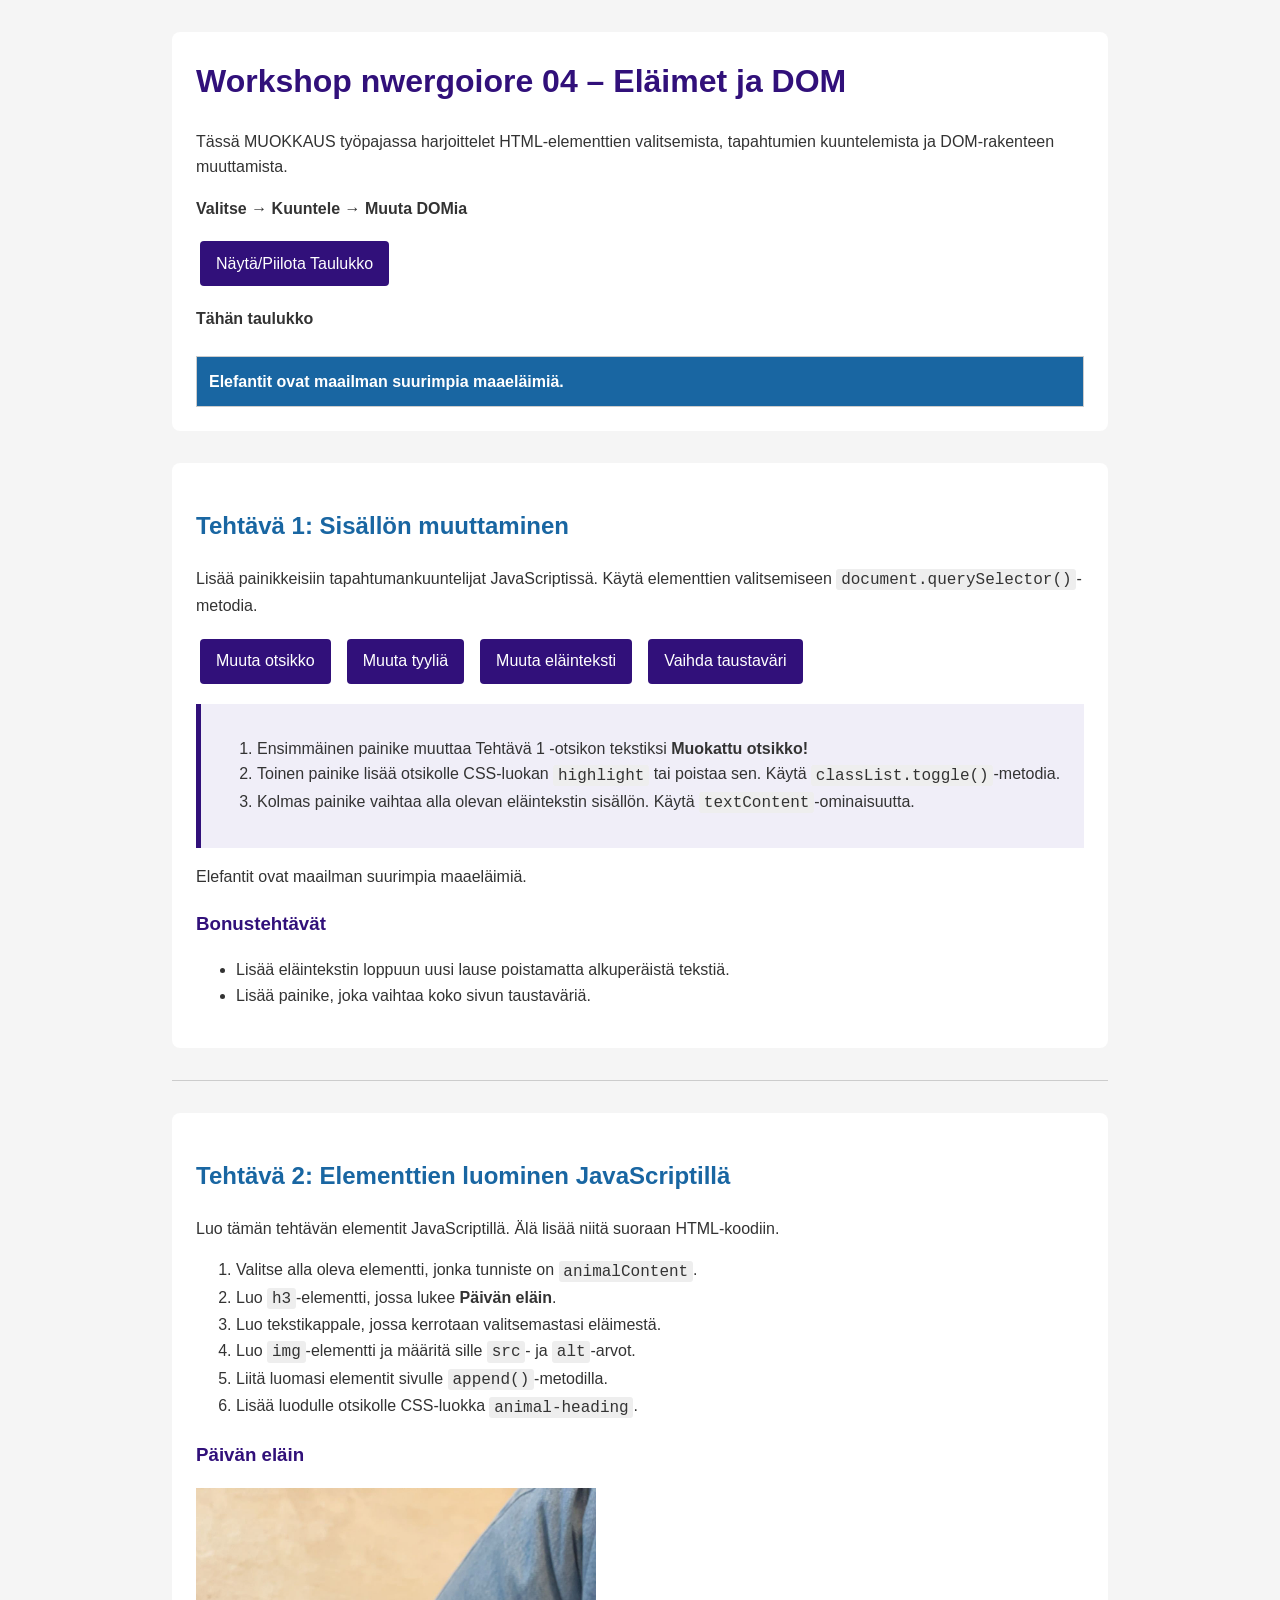
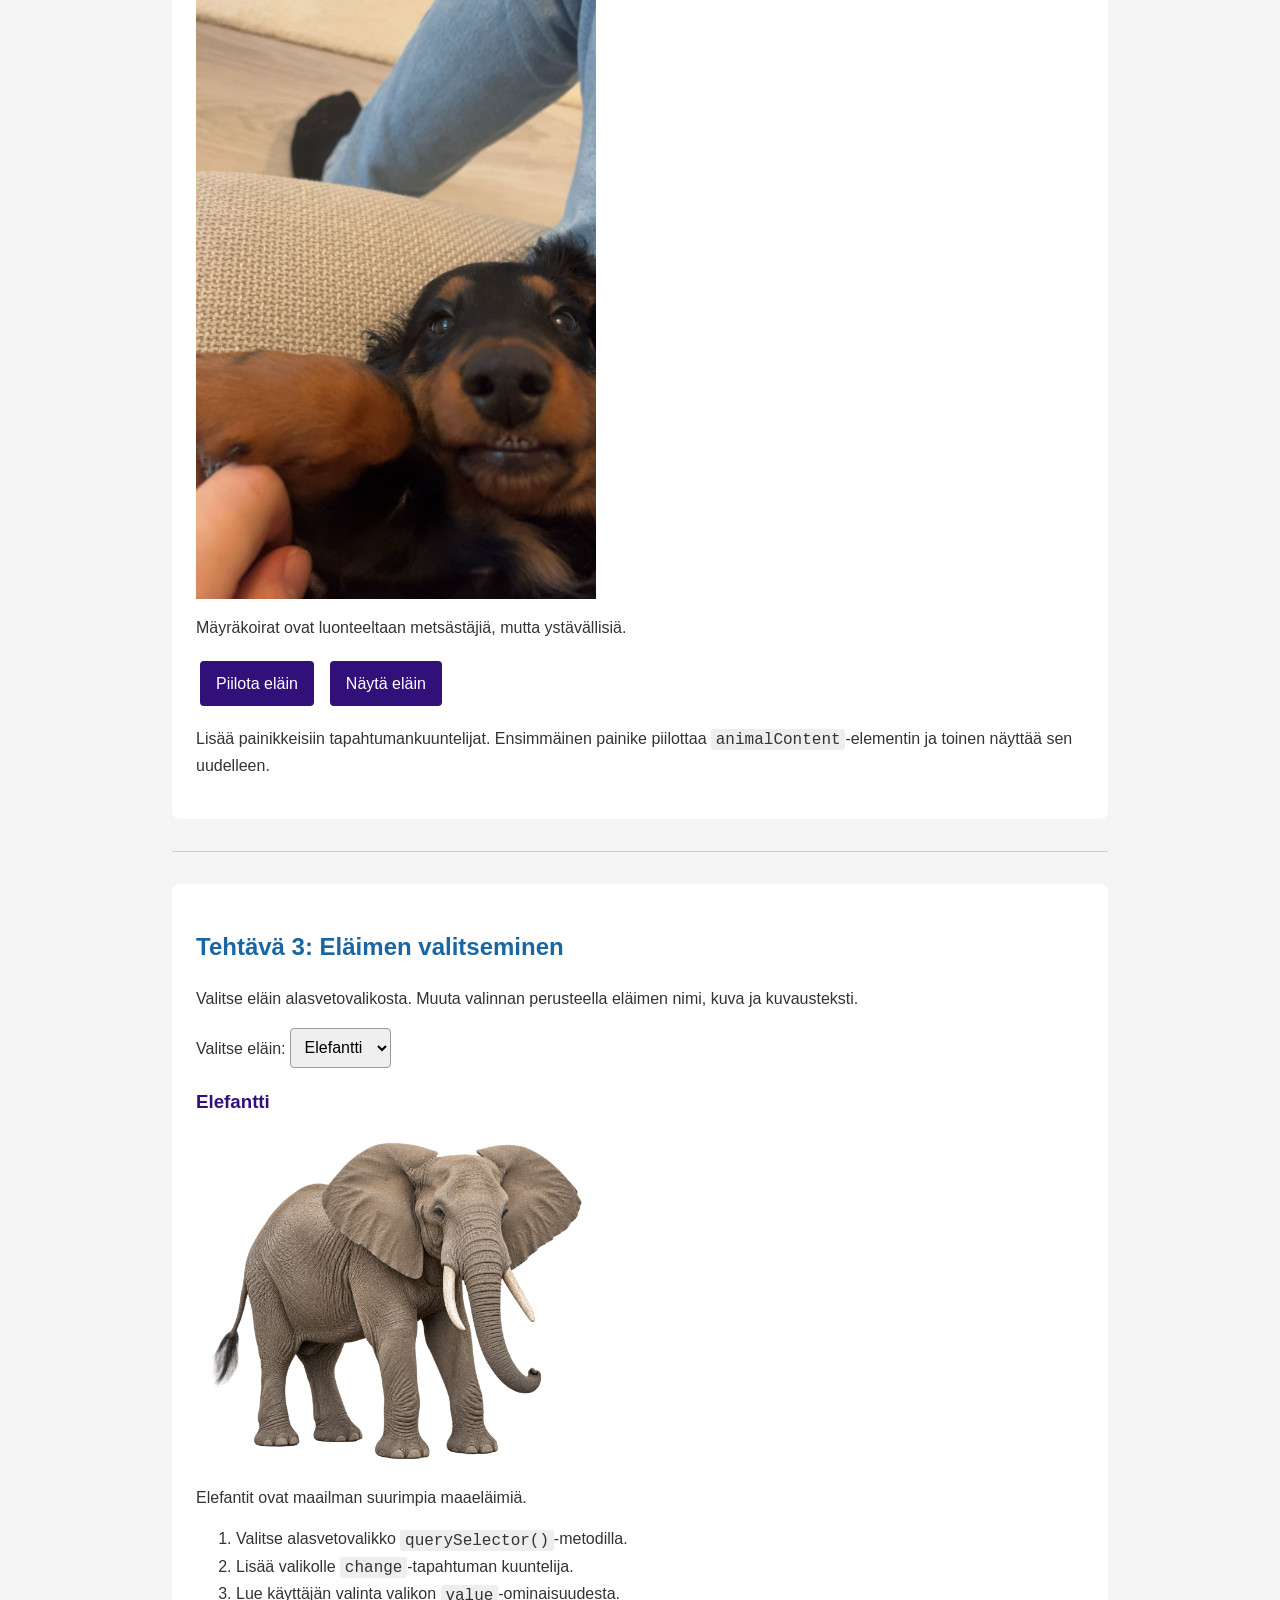
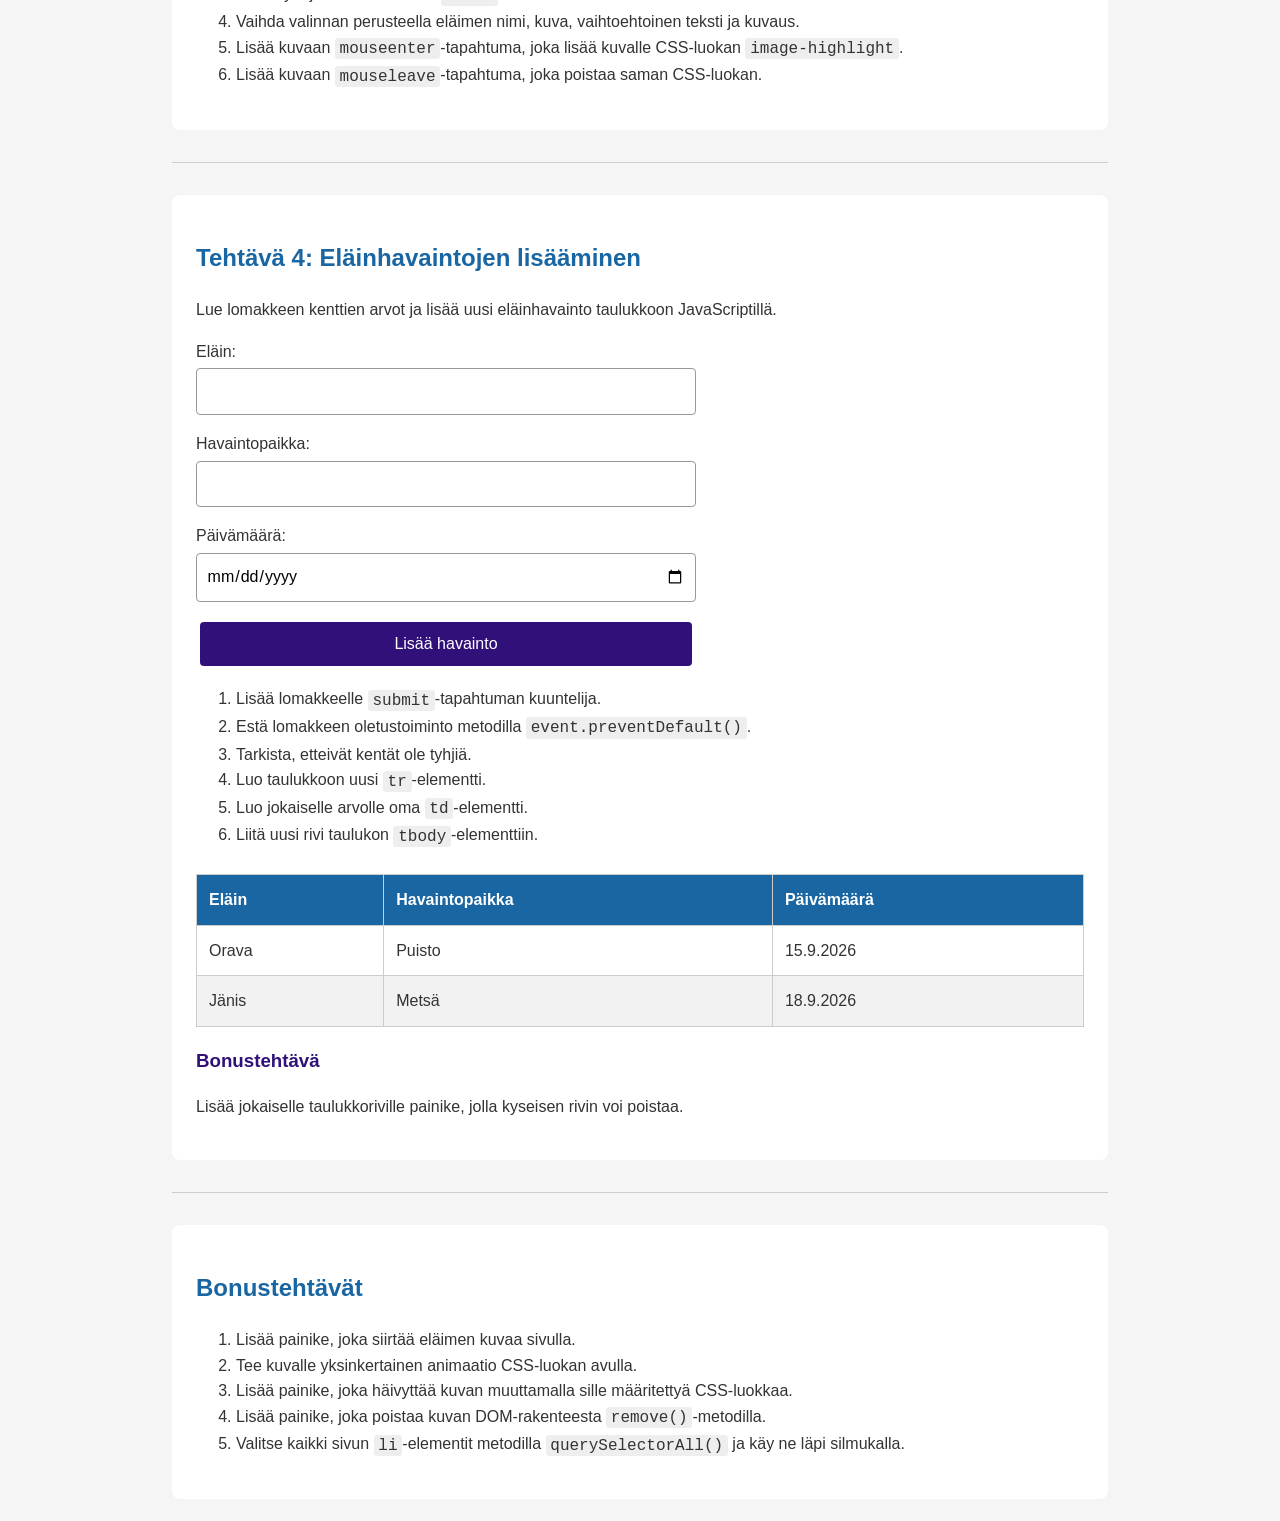
<file: WS04_DOM/workshop4.html>
<!DOCTYPE html>
<html lang="fi">

<head>
    <meta charset="UTF-8">
    <meta name="viewport" content="width=device-width, initial-scale=1.0">

    <title>Workshop 04 – DOM-H(FHE()HE)(H</title>

    <link rel="stylesheet" href="css/styles.css">
    <script src="js/script.js" defer></script>
</head>

<body>
    <header>
        <h1 id="mainHeading">Workshop nwergoiore 04 – Eläimet ja DOM</h1>

        <p>
            Tässä MUOKKAUS työpajassa harjoittelet HTML-elementtien valitsemista,
            tapahtumien kuuntelemista ja DOM-rakenteen muuttamista.
        </p>

        <p>
            <strong>Valitse → Kuuntele → Muuta DOMia</strong>
        </p>
         <p>
            <button id="animalButton">Näytä/Piilota Taulukko</button>
        </p>
         <p>
            <strong>Tähän taulukko</strong>
        </p>

        <table id="animalTable">
            <thead>
                <tr>

                    <th>Elefantit ovat maailman suurimpia maaeläimiä.</th>
                    
                </tr>
            </thead>
        </table>
    </header>

    <main>
        <!-- TEHTÄVÄ 1 -->
        <section>
            <h2 id="taskOneHeading">Tehtävä 1: Sisällön muuttaminen</h2>

            <p>
                Lisää painikkeisiin tapahtumankuuntelijat JavaScriptissä.
                Käytä elementtien valitsemiseen
                <code>document.querySelector()</code>-metodia.
            </p>

            <div class="buttons">
                <button id="changeHeadingButton">
                    Muuta otsikko
                </button>

                <button id="changeStyleButton">
                    Muuta tyyliä
                </button>

                <button id="changeTextButton">
                    Muuta eläinteksti
                </button>
                <button id="changeBackgroundColorButton">
                    Vaihda taustaväri
                </button>
            </div>

            <div class="instructions">
                <ol>
                    <li>
                        Ensimmäinen painike muuttaa Tehtävä 1 -otsikon tekstiksi
                        <strong>Muokattu otsikko!</strong>
                    </li>

                    <li>
                        Toinen painike lisää otsikolle CSS-luokan
                        <code>highlight</code> tai poistaa sen.
                        Käytä <code>classList.toggle()</code>-metodia.
                    </li>

                    <li>
                        Kolmas painike vaihtaa alla olevan eläintekstin sisällön.
                        Käytä <code>textContent</code>-ominaisuutta.
                    </li>
                </ol>
            </div>

            <p id="animalText">
                Elefantit ovat maailman suurimpia maaeläimiä.
            </p>

            <h3>Bonustehtävät</h3>

            <ul>
                <li>
                    Lisää eläintekstin loppuun uusi lause poistamatta
                    alkuperäistä tekstiä.
                </li>

                <li>
                    Lisää painike, joka vaihtaa koko sivun taustaväriä.
                </li>
            </ul>
        </section>

        <hr>

        <!-- TEHTÄVÄ 2 -->
        <section>
            <h2>Tehtävä 2: Elementtien luominen JavaScriptillä</h2>

            <p>
                Luo tämän tehtävän elementit JavaScriptillä. Älä lisää niitä
                suoraan HTML-koodiin.
            </p>

            <ol>
                <li>
                    Valitse alla oleva elementti, jonka tunniste on
                    <code>animalContent</code>.
                </li>

                <li>
                    Luo <code>h3</code>-elementti, jossa lukee
                    <strong>Päivän eläin</strong>.
                </li>

                <li>
                    Luo tekstikappale, jossa kerrotaan valitsemastasi eläimestä.
                </li>

                <li>
                    Luo <code>img</code>-elementti ja määritä sille
                    <code>src</code>- ja <code>alt</code>-arvot.
                </li>

                <li>
                    Liitä luomasi elementit sivulle
                    <code>append()</code>-metodilla.
                </li>

                <li>
                    Lisää luodulle otsikolle CSS-luokka
                    <code>animal-heading</code>.
                </li>
            </ol>

            <div id="animalContent"></div>

            <div class="buttons">
                <button id="hideAnimalButton">
                    Piilota eläin
                </button>

                <button id="showAnimalButton">
                    Näytä eläin
                </button>
            </div>

           <!-- <h3>Päivän eläin</h3>

            <img id="mäyräkoira" src="images/IMG_3384.jpg" alt="Mäyräkoira" height="700">
            <p id="mäyräkoiraText"> Mäyräkoirat ovat luonteeltaan metsästäjiä, mutta ystävällisiä.</p>
        -->
            <p>
                Lisää painikkeisiin tapahtumankuuntelijat. Ensimmäinen painike
                piilottaa <code>animalContent</code>-elementin ja toinen näyttää
                sen uudelleen.
            </p>
        </section>

        <hr>

        <!-- TEHTÄVÄ 3 -->
        <section>
            <h2>Tehtävä 3: Eläimen valitseminen</h2>

            <p>
                Valitse eläin alasvetovalikosta. Muuta valinnan perusteella
                eläimen nimi, kuva ja kuvausteksti.
            </p>

            <label for="animalSelect">Valitse eläin:</label>

            <select id="animalSelect">
                <option value="elephant">Elefantti</option>
                <option value="tiger">Tiikeri</option>
                <option value="penguin">Pingviini</option>
                <option value="panda">Panda</option>
            </select>

            <article id="selectedAnimal">
                <h3 id="animalName">Elefantti</h3>

                <img
                    id="animalImage"
                    src="images/elephant.png"
                    alt="Elefantti"
                >

                <p id="animalDescription">
                    Elefantit ovat maailman suurimpia maaeläimiä.
                </p>
            </article>

            <ol>
                <li>
                    Valitse alasvetovalikko
                    <code>querySelector()</code>-metodilla.
                </li>

                <li>
                    Lisää valikolle <code>change</code>-tapahtuman kuuntelija.
                </li>

                <li>
                    Lue käyttäjän valinta valikon
                    <code>value</code>-ominaisuudesta.
                </li>

                <li>
                    Vaihda valinnan perusteella eläimen nimi, kuva,
                    vaihtoehtoinen teksti ja kuvaus.
                </li>

                <li>
                    Lisää kuvaan <code>mouseenter</code>-tapahtuma, joka lisää
                    kuvalle CSS-luokan <code>image-highlight</code>.
                </li>

                <li>
                    Lisää kuvaan <code>mouseleave</code>-tapahtuma, joka poistaa
                    saman CSS-luokan.
                </li>
            </ol>
        </section>

        <hr>

        <!-- TEHTÄVÄ 4 -->
        <section>
            <h2>Tehtävä 4: Eläinhavaintojen lisääminen</h2>

            <p>
                Lue lomakkeen kenttien arvot ja lisää uusi eläinhavainto
                taulukkoon JavaScriptillä.
            </p>

            <form id="animalForm">
                <div>
                    <label for="observationAnimal">Eläin:</label>

                    <input
                        type="text"
                        id="observationAnimal"
                        name="observationAnimal"
                    >
                </div>

                <div>
                    <label for="observationLocation">Havaintopaikka:</label>

                    <input
                        type="text"
                        id="observationLocation"
                        name="observationLocation"
                    >
                </div>

                <div>
                    <label for="observationDate">Päivämäärä:</label>

                    <input
                        type="date"
                        id="observationDate"
                        name="observationDate"
                    >
                </div>

                <button type="submit">
                    Lisää havainto
                </button>
            </form>

            <ol>
                <li>
                    Lisää lomakkeelle <code>submit</code>-tapahtuman kuuntelija.
                </li>

                <li>
                    Estä lomakkeen oletustoiminto metodilla
                    <code>event.preventDefault()</code>.
                </li>

                <li>
                    Tarkista, etteivät kentät ole tyhjiä.
                </li>

                <li>
                    Luo taulukkoon uusi <code>tr</code>-elementti.
                </li>

                <li>
                    Luo jokaiselle arvolle oma <code>td</code>-elementti.
                </li>

                <li>
                    Liitä uusi rivi taulukon <code>tbody</code>-elementtiin.
                </li>
            </ol>

            <table id="observationTable">
                <thead>
                    <tr>
                        <th>Eläin</th>
                        <th>Havaintopaikka</th>
                        <th>Päivämäärä</th>
                    </tr>
                </thead>

                <tbody id="observationTableBody">
                    <tr>
                        <td>Orava</td>
                        <td>Puisto</td>
                        <td>15.9.2026</td>
                    </tr>

                    <tr>
                        <td>Jänis</td>
                        <td>Metsä</td>
                        <td>18.9.2026</td>
                    </tr>
                </tbody>
            </table>

            <h3>Bonustehtävä</h3>

            <p>
                Lisää jokaiselle taulukkoriville painike, jolla kyseisen rivin
                voi poistaa.
            </p>
        </section>

        <hr>

        <!-- BONUSTEHTÄVÄT -->
        <section>
            <h2>Bonustehtävät</h2>

            <ol>
                <li>
                    Lisää painike, joka siirtää eläimen kuvaa sivulla.
                </li>

                <li>
                    Tee kuvalle yksinkertainen animaatio CSS-luokan avulla.
                </li>

                <li>
                    Lisää painike, joka häivyttää kuvan muuttamalla sille
                    määritettyä CSS-luokkaa.
                </li>

                <li>
                    Lisää painike, joka poistaa kuvan DOM-rakenteesta
                    <code>remove()</code>-metodilla.
                </li>

                <li>
                    Valitse kaikki sivun <code>li</code>-elementit metodilla
                    <code>querySelectorAll()</code> ja käy ne läpi silmukalla.
                </li>
            </ol>
        </section>
    </main>
</body>

</html>
</file>
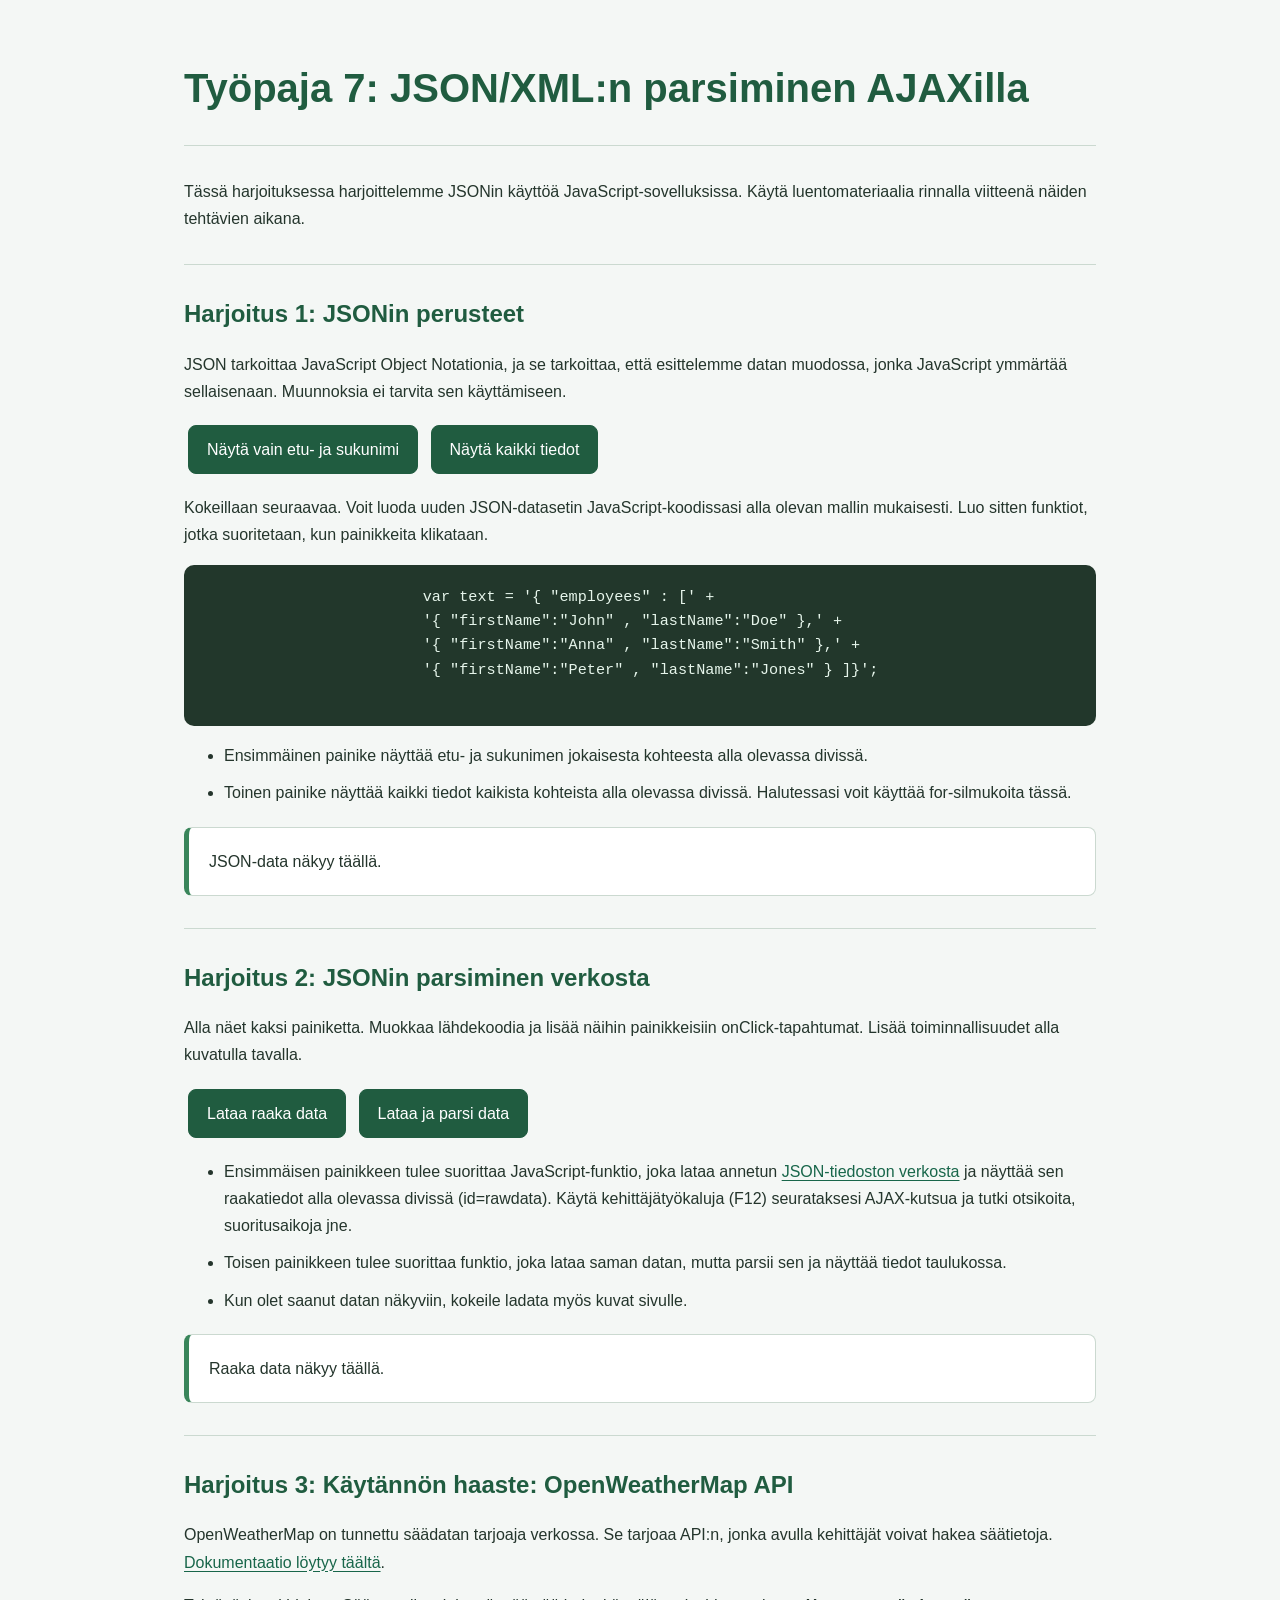
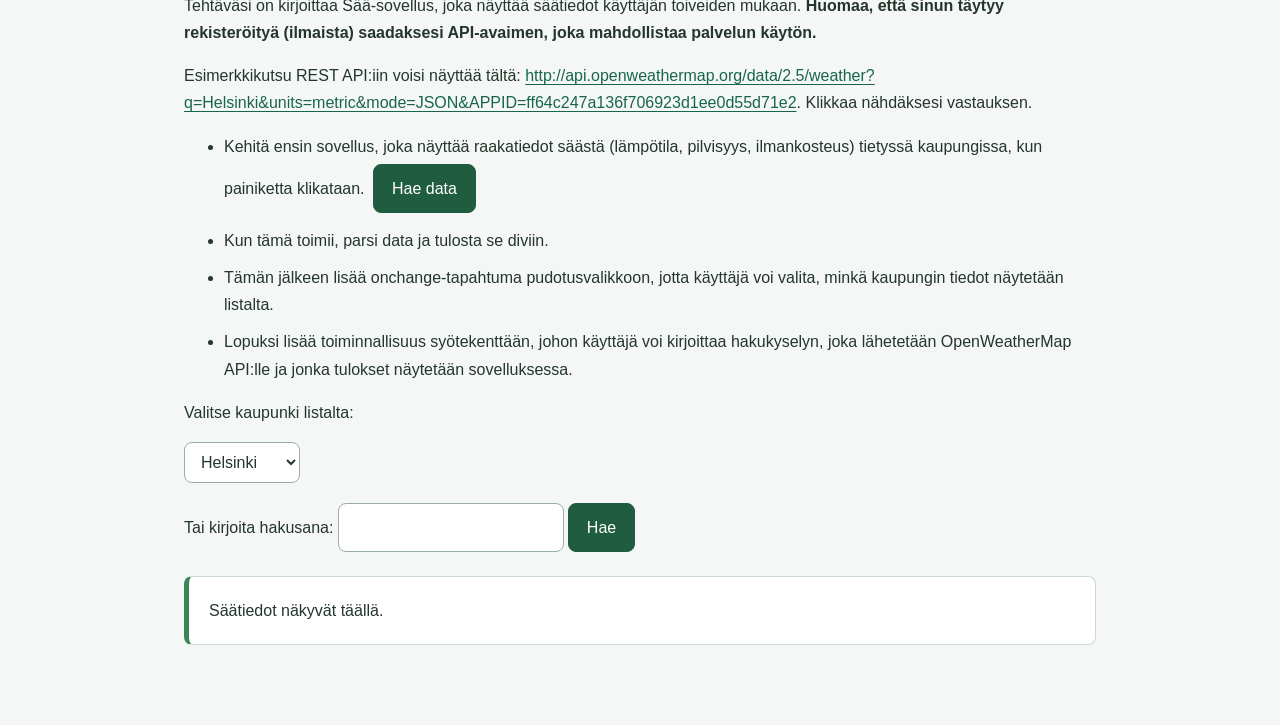
<file: WS07_AJAX/Workshop07.html>
<!DOCTYPE html>
<HTML lang="fi">

<head>
	<meta charset="utf-8">
	<title>Työpaja 7</title>
	<link rel="stylesheet" href="css/styles.css">
	<meta name="viewport" content="width=device-width, initial-scale=1">
</head>

<body class="ws8">
	<h1>Työpaja 7: JSON/XML:n parsiminen AJAXilla</h1>
	<hr />
	<p>Tässä harjoituksessa harjoittelemme JSONin käyttöä JavaScript-sovelluksissa. Käytä luentomateriaalia rinnalla
		viitteenä näiden tehtävien aikana.</p>

	<hr />
	<h2>Harjoitus 1: JSONin perusteet</h2>
	<p>JSON tarkoittaa JavaScript Object Notationia, ja se tarkoittaa, että esittelemme datan muodossa, jonka JavaScript
		ymmärtää sellaisenaan. Muunnoksia ei tarvita sen käyttämiseen.</p>
	<p>
		<button>Näytä vain etu- ja sukunimi</button>
		<button>Näytä kaikki tiedot</button>
	</p>
	<p>Kokeillaan seuraavaa. Voit luoda uuden JSON-datasetin JavaScript-koodissasi alla olevan mallin mukaisesti. Luo
		sitten funktiot, jotka suoritetaan, kun painikkeita klikataan.</p>

	<pre>
			var text = '{ "employees" : [' +
			'{ "firstName":"John" , "lastName":"Doe" },' +
			'{ "firstName":"Anna" , "lastName":"Smith" },' +
			'{ "firstName":"Peter" , "lastName":"Jones" } ]}';
		</pre>
	<ul>
		<li>Ensimmäinen painike näyttää etu- ja sukunimen jokaisesta kohteesta alla olevassa divissä.</li>
		<li>Toinen painike näyttää kaikki tiedot kaikista kohteista alla olevassa divissä. Halutessasi voit käyttää
			for-silmukoita tässä.</li>
	</ul>
	<div id="jsondata">JSON-data näkyy täällä.</div>
	<hr />
	<h2>Harjoitus 2: JSONin parsiminen verkosta</h2>
	<p>Alla näet kaksi painiketta. Muokkaa lähdekoodia ja lisää näihin painikkeisiin onClick-tapahtumat. Lisää
		toiminnallisuudet alla kuvatulla tavalla.</p>
	<p>
		<button>Lataa raaka data</button>
		<button>Lataa ja parsi data</button>
	</p>

	<ul>
		<li>Ensimmäisen painikkeen tulee suorittaa JavaScript-funktio, joka lataa annetun <a
				href="http://www.omdbapi.com/?s=star+wars&apikey=cbbc6750">JSON-tiedoston verkosta</a> ja näyttää sen
			raakatiedot alla olevassa divissä (id=rawdata). Käytä kehittäjätyökaluja (F12) seurataksesi AJAX-kutsua ja
			tutki otsikoita, suoritus­aikoja jne.</li>
		<li>Toisen painikkeen tulee suorittaa funktio, joka lataa saman datan, mutta parsii sen ja näyttää tiedot
			taulukossa.</li>
		<li>Kun olet saanut datan näkyviin, kokeile ladata myös kuvat sivulle.</li>
	</ul>
	<div id="rawdata">Raaka data näkyy täällä.</div>

	<hr />
	<h2>Harjoitus 3: Käytännön haaste: OpenWeatherMap API</h2>

	<p>OpenWeatherMap on tunnettu säädatan tarjoaja verkossa. Se tarjoaa API:n, jonka avulla kehittäjät voivat hakea
		säätietoja. <a href="https://openweathermap.org/api">Dokumentaatio löytyy täältä</a>.</p>
	<p>Tehtäväsi on kirjoittaa Sää-sovellus, joka näyttää säätiedot käyttäjän toiveiden mukaan. <b>Huomaa, että sinun
			täytyy rekisteröityä (ilmaista) saadaksesi API-avaimen, joka mahdollistaa palvelun käytön.</b></p>

	<p>Esimerkkikutsu REST API:iin voisi näyttää tältä: <a
			href="http://api.openweathermap.org/data/2.5/weather?q=Helsinki&units=metric&mode=JSON&APPID=ff64c247a136f706923d1ee0d55d71e2">http://api.openweathermap.org/data/2.5/weather?q=Helsinki&units=metric&mode=JSON&APPID=ff64c247a136f706923d1ee0d55d71e2</a>.
		Klikkaa nähdäksesi vastauksen.</p>
	<ul>
		<li>Kehitä ensin sovellus, joka näyttää raakatiedot säästä (lämpötila, pilvisyys, ilmankosteus) tietyssä
			kaupungissa, kun painiketta klikataan. <button>Hae data</button></li>
		<li>Kun tämä toimii, parsi data ja tulosta se diviin.</li>
		<li>Tämän jälkeen lisää onchange-tapahtuma pudotusvalikkoon, jotta käyttäjä voi valita, minkä kaupungin tiedot
			näytetään listalta.</li>
		<li>Lopuksi lisää toiminnallisuus syötekenttään, johon käyttäjä voi kirjoittaa hakukyselyn, joka lähetetään
			OpenWeatherMap API:lle ja jonka tulokset näytetään sovelluksessa.</li>
	</ul>
	<p>Valitse kaupunki listalta:</p>
	<select name="mySelect" id="city" onchange="">
		<option value="Helsinki">Helsinki</option>
		<option value="Stockholm">Tukholma</option>
		<option value="Rome">Rooma</option>
		<option value="New York">New York</option>
	</select>
	<p>Tai kirjoita hakusana: <input id="citysearch" /><button id="search">Hae</button></p>
	<div id="weatherdata">Säätiedot näkyvät täällä.</div>

</body>

</html>
</file>
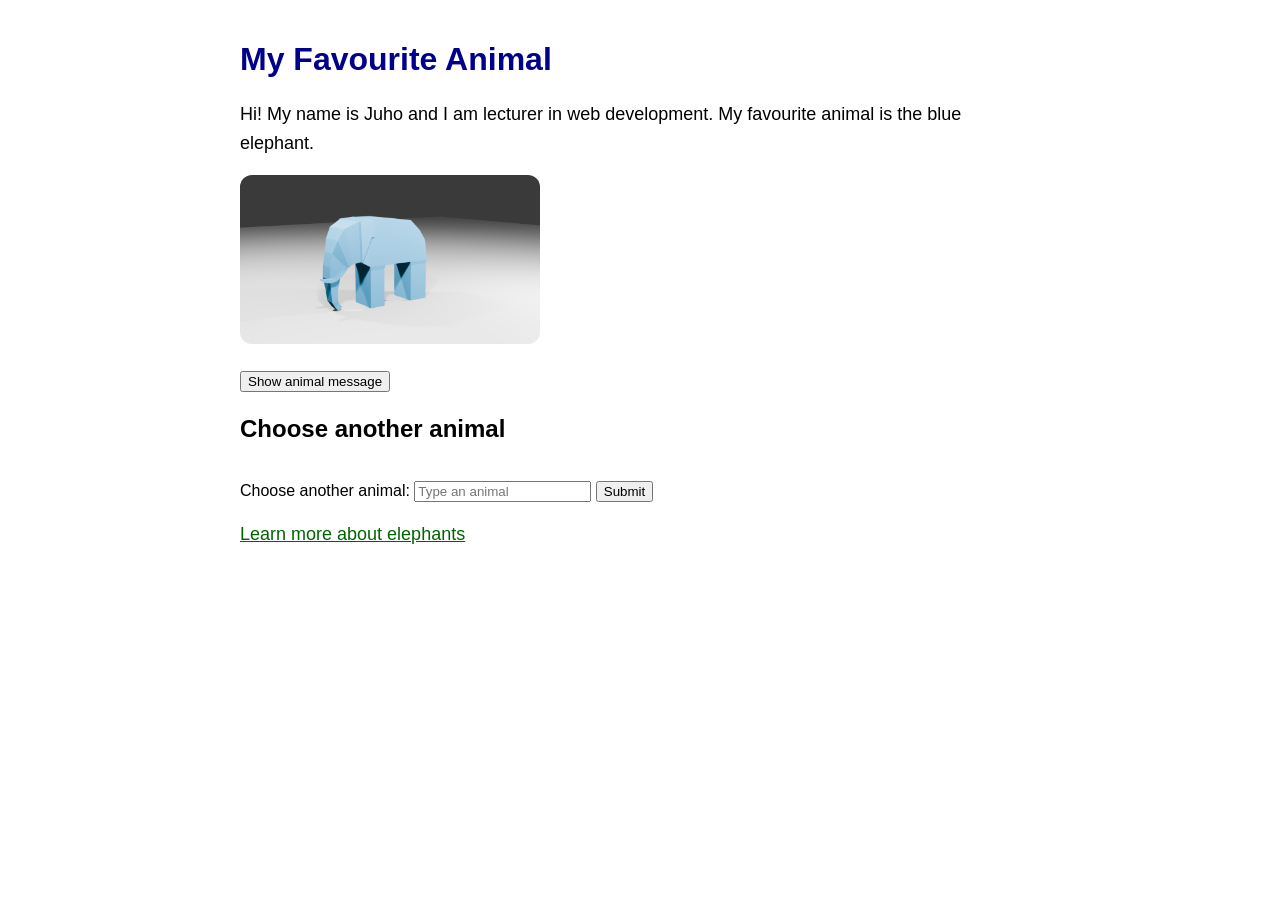
<file: WS03_javascript/demot/demo1.html>
<!DOCTYPE html>
<html lang="en">
<head>
    <meta charset="UTF-8">
    <meta name="viewport" content="width=device-width, initial-scale=1.0">
    <title>My Favourite Animal</title>


    <!-- defer tells the browser to wait until the HTML has been parsed before running the JavaScript. -->
    <script src="kuuntelijat.js" defer></script>


    <link rel="stylesheet" href="styles2.css">
</head>
<body>

    <!-- 2.HTML defines the page. The browser creates the DOM, and JavaScript can use the DOM to read and change the page. -->
    <h1 id="animalTitle">My Favourite Animal</h1>

    <p>
        Hi! My name is Juho and I am lecturer in web development.
        My favourite animal is the blue elephant.
    </p>

   <img src="../img/elefant_blend.png" alt="A blue elephant" width="300">

   <!-- 1.When the user clicks a button, show a message about the elephant. -->

    <p><button id="animalButton">Show animal message</button></p>

    <!-- 4.The input event happens every time the value changes.. -->

    <h2>Choose another animal</h2>

    <!--<input id="animalInput" type="text" placeholder="Type an animal">  -->

    <br />

    <!-- 5. Then a small form -->

<form id="animalForm">
    <label for="animalInput">Choose another animal:</label>
    <input id="animalInput" type="text" placeholder="Type an animal">
    <button type="submit">Submit</button>
</form>

<div id="animalTable" hidden>
    <p>Elefantit ovat maailman suurimpia maaeläimiä.</p>
</div>

<p id="animalOutput"></p>

<p id="animalOutput"></p>   
        

    <p>
        <a href="https://en.wikipedia.org/wiki/Elephant" target="_blank">
            Learn more about elephants
        </a>
    </p>

</body>
</html>
</file>
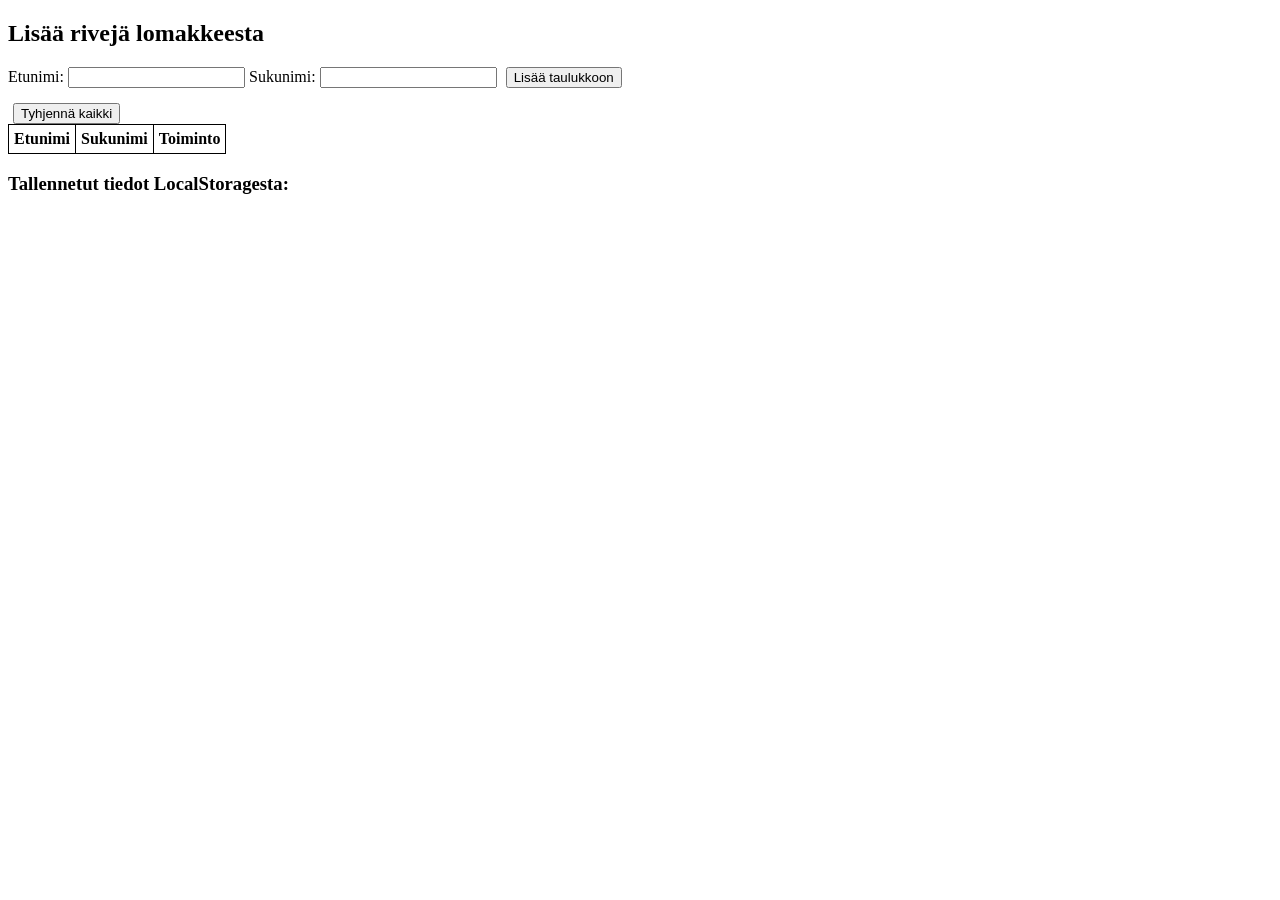
<file: WS04_DOM/demoja/lomake-taulu.html>
<!DOCTYPE html>
<html lang="fi">

<head>
    <meta charset="UTF-8">
    <title>Lomake + LocalStorage</title>
    <style>
        table,
        th,
        td {
            border: 1px solid black;
            border-collapse: collapse;
            padding: 5px;
        }

        form {
            margin-bottom: 15px;
        }

        button {
            margin-left: 5px;
        }
    </style>
</head>

<body>
    <h2>Lisää rivejä lomakkeesta</h2>

    <!-- Lomake nimien lisäämiseen -->
    <form id="lomake">
        Etunimi: <input type="text" id="etunimi" required>
        Sukunimi: <input type="text" id="sukunimi" required>
        <button type="submit">Lisää taulukkoon</button>
    </form>

    <!-- Nappi kaikkien tietojen tyhjentämiseen -->
    <button id="tyhjenna">Tyhjennä kaikki</button>

    <!-- Taulukko nimien näyttämiseen -->
    <table id="taulukko">
        <tr>
            <th>Etunimi</th>
            <th>Sukunimi</th>
            <th>Toiminto</th>
        </tr>
    </table>

    <!-- Lista tallennetuista nimistä LocalStoragesta -->
    <h3>Tallennetut tiedot LocalStoragesta:</h3>
    <ul id="tallennetut"></ul>

    <script>
        // Haetaan DOM-elementit
        const lomake = document.getElementById("lomake");
        const taulukko = document.getElementById("taulukko");
        const tallennetut = document.getElementById("tallennetut");
        const tyhjennaBtn = document.getElementById("tyhjenna");

        // --- Hakee LocalStoragesta tallennetut henkilöt ---
        function haeTallennetut() {
            const data = localStorage.getItem("henkilot");
            // Jos ei ole dataa, palautetaan tyhjä taulukko
            return data ? JSON.parse(data) : [];
        }

        // --- Tallentaa henkilöt LocalStorageen ---
        function tallenna(henkilot) {
            localStorage.setItem("henkilot", JSON.stringify(henkilot));
        }

        // --- Näyttää tallennetut henkilöt listana ---
        function naytaTallennetut() {
            tallennetut.innerHTML = ""; // Tyhjennetään lista ennen uudelleenluontia
            const henkilot = haeTallennetut();
            for (let i = 0; i < henkilot.length; i++) {
                const li = document.createElement("li");
                li.textContent = henkilot[i].etunimi + " " + henkilot[i].sukunimi;
                tallennetut.appendChild(li);
            }
        }

        // --- Lisää rivi taulukkoon ---
        function lisaaTaulukkoon(etunimi, sukunimi) {
            const uusiRivi = taulukko.insertRow(-1); // Lisää rivin taulukon loppuun
            const solu1 = uusiRivi.insertCell(0);
            const solu2 = uusiRivi.insertCell(1);
            const solu3 = uusiRivi.insertCell(2);

            solu1.textContent = etunimi;
            solu2.textContent = sukunimi;

            // Poistonappi, joka poistaa rivin ja päivittää LocalStoragen
            solu3.innerHTML = '<button onclick="poistaRivi(this)">Poista</button>';
        }

        // --- Poistaa rivin taulukosta ja LocalStoragesta ---
        function poistaRivi(painike) {
            const rivi = painike.parentNode.parentNode; // Saadaan taulukon rivi
            const index = rivi.rowIndex - 1; // -1 koska otsikkorivi
            const henkilot = haeTallennetut();

            henkilot.splice(index, 1); // Poistetaan henkilö taulukosta
            tallenna(henkilot);        // Päivitetään LocalStorage

            taulukko.deleteRow(rivi.rowIndex); // Poistetaan HTML-taulukosta
            naytaTallennetut();                // Päivitetään lista
        }

        // --- Lomakkeen lähetys ---
        lomake.addEventListener("submit", function (e) {
            e.preventDefault(); // Estetään lomakkeen oletustapahtuma (sivun lataus)

            const etunimi = document.getElementById("etunimi").value;
            const sukunimi = document.getElementById("sukunimi").value;

            const henkilot = haeTallennetut();
            henkilot.push({ etunimi, sukunimi }); // Lisätään uusi henkilö
            tallenna(henkilot);

            lisaaTaulukkoon(etunimi, sukunimi);
            naytaTallennetut();

            lomake.reset(); // Tyhjennetään lomake
        });

        // --- Tyhjennysnapin toiminto ---
        tyhjennaBtn.addEventListener("click", function () {
            localStorage.removeItem("henkilot"); // Poistetaan tallennettu data

            // Tyhjennetään taulukko, mutta jätetään otsikkorivi
            for (let i = taulukko.rows.length - 1; i > 0; i--) {
                taulukko.deleteRow(i);
            }

            // Tyhjennetään lista
            while (tallennetut.firstChild) {
                tallennetut.removeChild(tallennetut.firstChild);
            }
        });

        // --- Kun sivu ladataan, näytetään tallennetut tiedot ---
        window.onload = function () {
            const henkilot = haeTallennetut();
            for (let i = 0; i < henkilot.length; i++) {
                lisaaTaulukkoon(henkilot[i].etunimi, henkilot[i].sukunimi);
            }
            naytaTallennetut();
        };
    </script>
</body>

</html>
</file>
<file: WS01_html_basics/styles.css>
body {
    font-family: Arial, sans-serif;
    margin: 0;
    padding: 0;
    background-color: #000000;
    color: white;
    text-align: center;
    line-height: 1.6;
}
img {
    max-width: 100%;
    height: 600px;
    width:400px;
    height: auto;
    border-radius: 10px;
}
div.linkki {
    margin-top: 50px;
    margin-bottom: 50px;
}
</file>
<file: WS03_javascript/css/styles.css>
body {
  font-family: "Trebuchet MS", Helvetica, sans-serif;
  color: #333333;
  margin: 20px;
}
.ws3 {
  max-width: 1080px;
  margin: 0 auto;
  padding: 0 28px 40px;
  box-sizing: border-box;
  background: #f7f4ec;
  color: #3f4034;
  line-height: 1.6;
}
h1:before {
  content: "Dynamic Web Applications with JavaScript";
  display: block;
  font-size: 60%;
  font-style: italic;
}
.ws3 h1 {
  margin-bottom: 12px;
  color: #315c4c;
  font-size: 2em;
  font-weight: 600;
}
.ws3 h1::before {
  margin-bottom: 6px;
  color: #a66a2c;
  font-size: 45%;
  font-weight: 400;
  letter-spacing: 0.04em;
}
.ws3 h2 {
  color: #315c4c;
}
.ws3 hr {
  border: 0;
  border-top: 2px solid #c9954a;
}
.red-box {
  background: red;
  width: 50px;
  height: 50px;
}
.no-border {
  border: 0;
  height: auto;
  padding: 0;
  margin: 0;
}
.red,
.error,
.error textarea,
.error input {
  border-color: red;
  color: red;
}
div.border {
  border: 1px solid black;
  padding: 5px;
  float: left;
}
.clear {
  clear: both;
}
.ws3 div,
.ws4.div {
  width: 200px;
  height: 100px;
  border: 1px solid black;
}
.ws3 #tableContainer,
.ws3 #preview {
  width: auto;
  height: auto;
}
.ws3 table.display {
  width: 100%;
  max-width: 760px;
  margin: 16px 0;
}
.ws3 pre {
  max-width: 100%;
  overflow-x: auto;
  white-space: pre-wrap;
  overflow-wrap: anywhere;
}
.ws3 table,
.ws3 tr,
.ws3 td {
  margin: 10px;
  padding: 10px;
}
.ws3 table,
.ws3 tr,
.ws3 td,
.ws3 th,
.ws5 table,
ws5.tr,
ws5.td {
  border: 1px solid gray;
  width: 50%;
  border-collapse: collapse;
  padding: 5px;
}
table.display {
  width: 80%;
}
.ws4 img {
  position: relative;
  left: 0px;
}
.ws5 div {
  width: 200px;
  margin: 20px;
  padding: 20px;
  border: 1px solid black;
}
.ws5 span {
  display: none;
}
.ws5 .error span {
  display: block;
}
.ws6 div {
  margin-bottom: 10px;
}
.ws6 table,
.ws6 tr,
.ws6 td,
.ws7 table,
.ws7 tr,
.ws7 td {
  border: 1px solid gray;
  width: 50%;
}
.ws7 div {
  min-width: 200px;
  width: auto;
  min-height: 200px;
  height: auto;
  border: 1px solid black;
}
.ws8 table {
  border-collapse: collapse;
  width: 700px;
  border: 1px solid black;
}
.ws8 th,
.ws8 td {
  padding: 4px;
  font-family: Verdana;
  font-size: 12px;
}
.ws8 tr:nth-child(even) {
  background-color: #f2f2f2;
}
.ws8 th,
.ws8 td {
  border: 1px solid #ddd;
}
.ws8 td {
  height: 40px;
  text-align: center;
  vertical-align: middle;
}
.ws8 img {
  width: 100px;
}
#jsondata,
#rawdata,
#weatherdata {
  border: 1px solid black;
  padding: 10px;
}
.ws9 div {
  width: 200px;
  height: 100px;
  border: 1px solid black;
}
#ajax {
  width: 80%;
  height: 500px;
  border: 1px solid black;
  overflow: auto;
  padding: 20px;
}
.ws-9 #main-content {
  width: 100%;
  height: auto;
  border: 0;
}
</file>
<file: WS04_DOM/css/styles.css>
* {
    box-sizing: border-box;
}

body {
    max-width: 1000px;
    margin: 0 auto;
    padding: 2rem;

    font-family: "Trebuchet MS", Helvetica, sans-serif;
    line-height: 1.6;
    color: #333333;
    background-color: #f5f5f5;
}

header,
section {
    margin-bottom: 2rem;
    padding: 1.5rem;

    background-color: white;
    border-radius: 8px;
}

h1 {
    margin-top: 0;
    color: #31107a;
}

h2 {
    color: #1966a2;
}

h3 {
    color: #31107a;
}

hr {
    margin: 2rem 0;
    border: 0;
    border-top: 1px solid #cccccc;
}

button {
    margin: 0.25rem;
    padding: 0.6rem 1rem;

    font: inherit;
    color: white;
    background-color: #31107a;

    border: 0;
    border-radius: 4px;
    cursor: pointer;
}

button:hover {
    background-color: #5631a5;
}

button:focus-visible,
input:focus-visible,
select:focus-visible {
    outline: 3px solid #28a78e;
    outline-offset: 2px;
}

.buttons {
    display: flex;
    flex-wrap: wrap;
    gap: 0.5rem;
    margin: 1rem 0;
}

.instructions {
    padding: 1rem;
    background-color: #f0eef8;
    border-left: 5px solid #31107a;
}

code {
    padding: 0.1rem 0.3rem;
    font-family: Consolas, monospace;
    background-color: #eeeeee;
    border-radius: 3px;
}

.highlight {
    padding: 1rem;
    color: white;
    background-color: #31107a;
}

.animal-heading {
    color: #31107a;
    font-family: Arial, sans-serif;
}

.image-highlight {
    border: 6px solid #31107a;
}

#animalImage,
#animalContent img {
    display: block;
    width: 400px;
    max-width: 100%;
    height: auto;
    margin: 1rem 0;
}

form {
    display: grid;
    gap: 1rem;
    max-width: 500px;
    margin: 1rem 0;
}

form div {
    display: grid;
    gap: 0.25rem;
}

input,
select {
    padding: 0.6rem;
    font: inherit;
    border: 1px solid #999999;
    border-radius: 4px;
}

table {
    width: 100%;
    margin-top: 1.5rem;
    border-collapse: collapse;
}

th,
td {
    padding: 0.75rem;
    text-align: left;
    border: 1px solid #cccccc;
}

th {
    color: white;
    background-color: #1966a2;
}

tbody tr:nth-child(even) {
    background-color: #f2f2f2;
}

@media (max-width: 600px) {
    body {
        padding: 1rem;
    }

    header,
    section {
        padding: 1rem;
    }

    .buttons {
        flex-direction: column;
    }

    button {
        width: 100%;
    }
}
/*tässä käytin tekoälyä nopeuttaakseen kaikkien taustojen muuttamista tummaksi*/
.dark-theme {
    background-color: #222222;
    color: white;
}

.dark-theme header,
.dark-theme section {
    background-color: #333333;
}

.dark-theme h1,
.dark-theme h3 {
    color: #c4a7ff;
}

.dark-theme h2 {
    color: #66b5e8;
}

.dark-theme hr {
    border-top-color: #555555;
}

.dark-theme input,
.dark-theme select {
    background-color: #444444;
    color: white;
    border-color: #777777;
}

.dark-theme code {
    background-color: #444444;
    color: white;
}

.dark-theme .instructions {
    background-color: #3d3850;
}
.dark-theme tbody tr:nth-child(even) {
    background-color: #444444;
}

.dark-theme th,
.dark-theme td {
    border-color: #666666;
}
</file>
<file: WS07_AJAX/css/styles.css>
/* Työpaja 7 – JSON ja AJAX */

* {
  box-sizing: border-box;
}

body.ws8 {
  max-width: 960px;
  margin: 0 auto;
  padding: 36px 24px 60px;
  background-color: #f4f7f5;
  color: #24352c;
  font-family: Arial, Helvetica, sans-serif;
  font-size: 16px;
  line-height: 1.7;
}

.ws8 h1 {
  color: #205c40;
  font-size: clamp(1.8rem, 4vw, 2.5rem);
  line-height: 1.25;
}

.ws8 h2 {
  margin-top: 32px;
  color: #205c40;
  line-height: 1.4;
}

.ws8 hr {
  margin: 32px 0;
  border: 0;
  border-top: 1px solid #cbd9d0;
}

.ws8 a {
  color: #18664a;
  overflow-wrap: anywhere;
  text-underline-offset: 3px;
}

.ws8 li {
  margin-bottom: 10px;
}

.ws8 button,
.ws8 input,
.ws8 select {
  font: inherit;
}

.ws8 button {
  margin: 4px;
  padding: 10px 18px;
  border: 1px solid #205c40;
  border-radius: 8px;
  background-color: #205c40;
  color: white;
  cursor: pointer;
}

.ws8 button:hover {
  background-color: #16452f;
}

.ws8 input,
.ws8 select {
  max-width: 100%;
  padding: 10px 12px;
  border: 1px solid #9aafa1;
  border-radius: 8px;
  background-color: white;
  color: #24352c;
}

.ws8 :is(button, input, select, a):focus-visible {
  outline: 3px solid #b46b00;
  outline-offset: 3px;
}

.ws8 pre {
  padding: 20px;
  overflow-x: auto;
  border-radius: 10px;
  background-color: #22372b;
  color: #e6f5eb;
  font-size: 0.95rem;
  line-height: 1.6;
}

.ws8 #jsondata,
.ws8 #rawdata,
.ws8 #weatherdata {
  margin: 20px 0;
  padding: 20px;
  overflow-wrap: anywhere;
  overflow-x: auto;
  border: 1px solid #cbd9d0;
  border-left: 5px solid #39855a;
  border-radius: 8px;
  background-color: white;
}

.ws8 table {
  width: 100%;
  border-collapse: collapse;
}

.ws8 th,
.ws8 td {
  padding: 12px;
  border: 1px solid #cbd9d0;
  text-align: left;
  vertical-align: top;
}

.ws8 th {
  background-color: #e4eee7;
}

.ws8 img {
  max-width: 100%;
  height: auto;
}
</file>
<file: WS03_javascript/demot/styles2.css>
/* Style the whole page */
body {
    /* Set the font */
    font-family: Arial, sans-serif;

    /* Limit the maximum width of the content */
    max-width: 800px;

    /* Center the page horizontally */
    margin: 0 auto;

    /* Add space inside the page */
    padding: 20px;
}

/* Style the main heading */
h1 {
    /* Change the text color */
    color: darkblue;
}

/* Style all paragraphs */
p {
    /* Set the text size */
    font-size: 18px;

    /* Add space between lines of text */
    line-height: 1.6;
}

/* Style all images */
img {
    /* Prevent images from becoming wider than their container */
    max-width: 100%;

    /* Round the corners of images */
    border-radius: 12px;
}

/* Style all links */
a {
    /* Change the link color */
    color: darkgreen;
}

/* Style links when the mouse is over them */
a:hover {
    /* Remove the underline */
    text-decoration: none;
}
</file>
